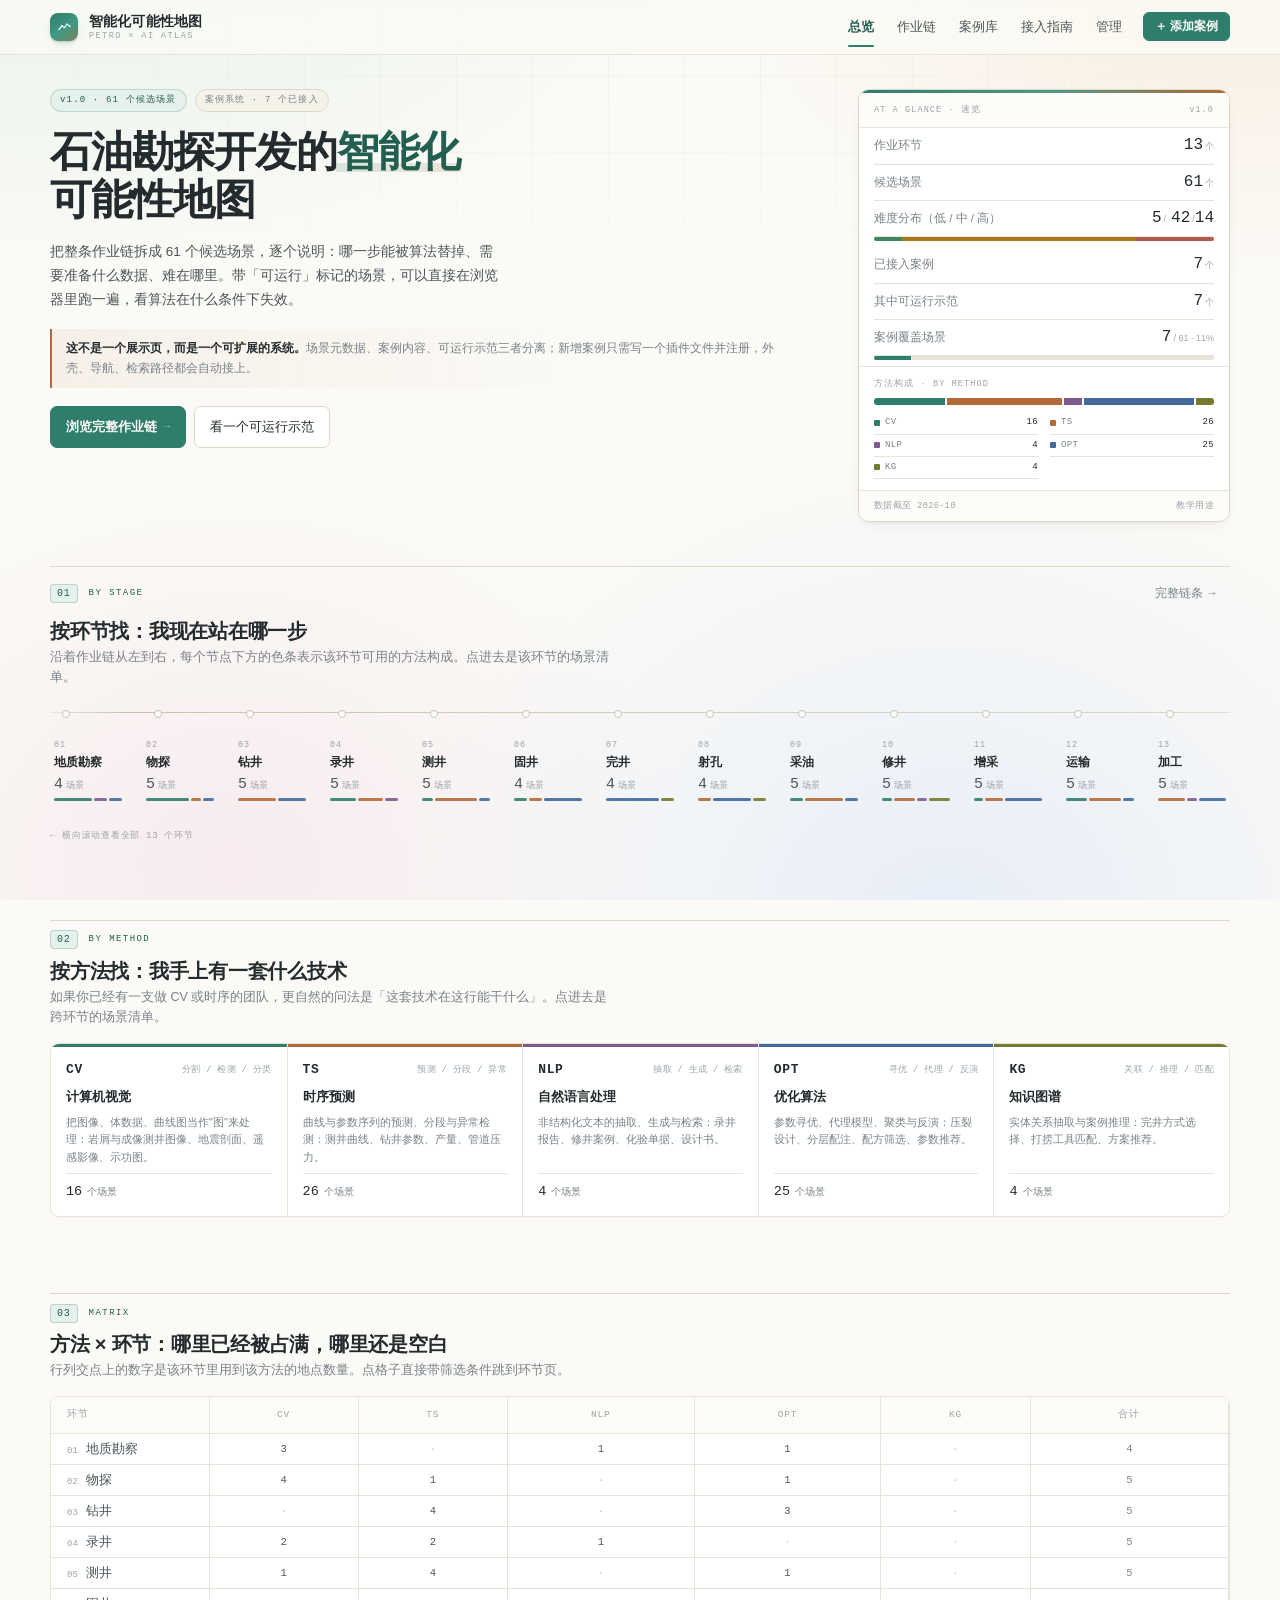
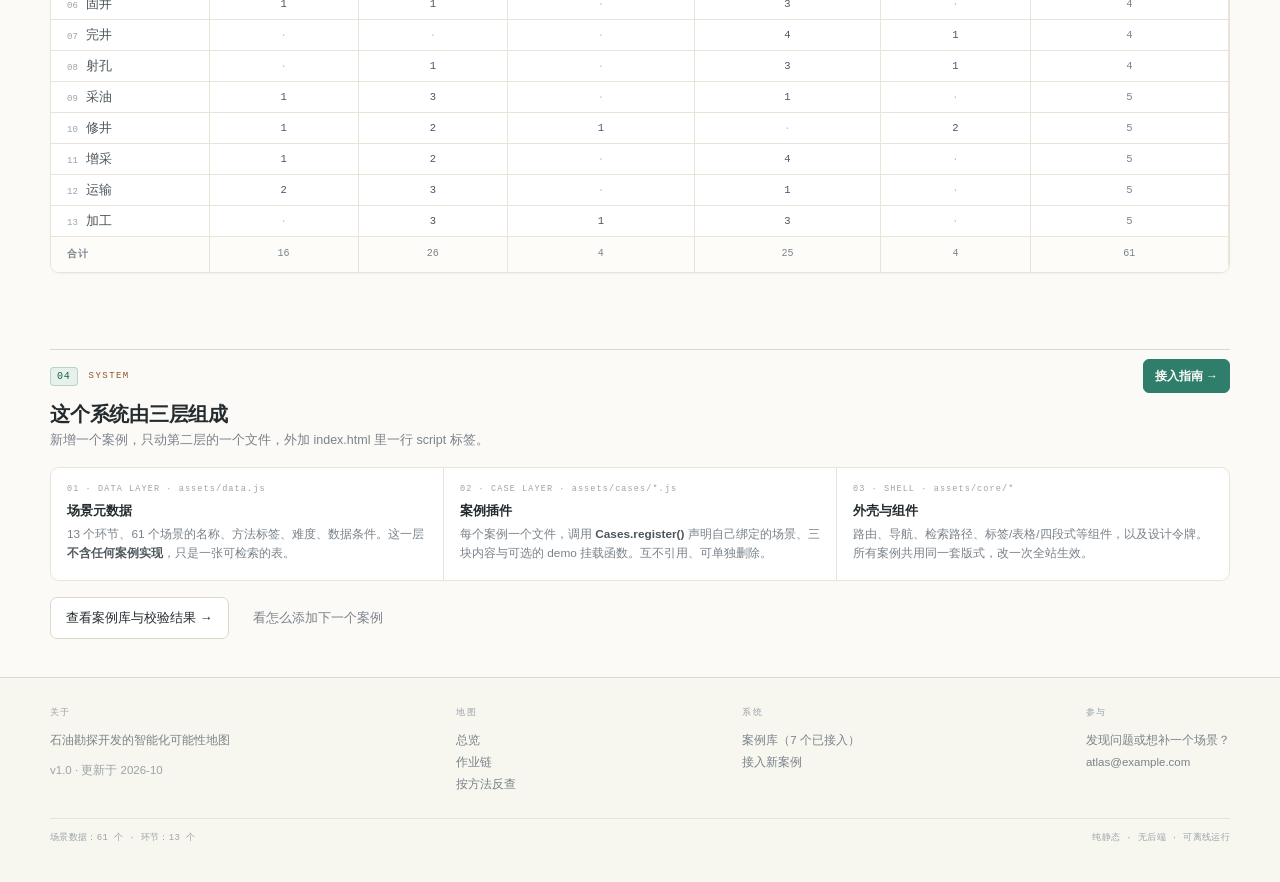
<file: index.html>
<!DOCTYPE html>
<html lang="zh-CN">
<head>
<meta charset="UTF-8">
<meta name="viewport" content="width=device-width, initial-scale=1">
<title>石油勘探开发的智能化可能性地图</title>
<meta name="description" content="按石油作业链条逐环节展示可被深度学习改造的候选场景，标注 AI 介入点、数据条件与难度等级；带可运行的案例示范。">

<link rel="stylesheet" href="assets/core/tokens.css?v=20261023b">
<link rel="stylesheet" href="assets/core/layout.css?v=20261023b">
<link rel="stylesheet" href="assets/core/ui.css?v=20261023b">
</head>
<body>

<div id="view">
  <main class="wrap" style="padding:120px 0">
    <div class="empty"><b>正在加载</b>如果这行字一直不消失，说明脚本没有正确执行，
    请检查浏览器控制台。</div>
  </main>
</div>

<noscript>
  <div class="wrap" style="padding:80px 0">
    <div class="empty"><b>需要启用 JavaScript</b>本站是纯前端渲染的，所有页面由本地脚本生成。</div>
  </div>
</noscript>

<!-- =========================================================
     脚本加载顺序（改这里之前先读 docs/如何添加新案例.md）
     1. data.js         场景元数据
     2. registry.js     案例注册表
     3. kit.js          渲染工具箱
     4. cases/*         案例插件 —— 新增案例加在这一段
     5. case-demo-host  示范宿主（整页 iframe / 模块 Shadow DOM）
     6. case-upload     案例包导入（读 localStorage，必须在 shell 前）
     7. shell.js        外壳，必须最后
     ========================================================= -->
<script src="assets/data.js?v=20261022i"></script>
<script src="assets/core/registry.js?v=20261022i"></script>
<script src="assets/core/kit.js?v=20261022i"></script>

<script src="assets/cases/welllog-layer.case.js?v=20261022i"></script>
<script src="assets/cases/welllog-layer.demo.js?v=20261022i"></script>
<!-- =============== 学号 06 的案例（第 6 阶段 · 固井 c1-c4 + 补充案例 d2） =============== -->
<script src="assets/cases/c1-cement-quality.case.js?v=20261023d"></script>
<script src="assets/cases/c1-cement-quality/c1-cement-quality.demo.js?v=20261023"></script>
<script src="assets/cases/c2-cem-design.case.js?v=20261023d"></script>
<script src="assets/cases/c2-cem-design/c2-cem-design.demo.js?v=20261023"></script>
<script src="assets/cases/c3-loss-pred.case.js?v=20261023d"></script>
<script src="assets/cases/c3-loss-pred/c3-loss-pred.demo.js?v=20261023"></script>
<script src="assets/cases/c4-centralizer.case.js?v=20261023c"></script>
<script src="assets/cases/c4-centralizer/c4-centralizer.demo.js?v=20261023"></script>
<script src="assets/cases/d2-precursor-warn.case.js?v=20261023c"></script>
<script src="assets/cases/d2-precursor-warn/d2-precursor-warn.demo.js?v=20261023"></script>
<script src="assets/cases/w3-fracture-detect.case.js?v=20261030"></script>
<script src="assets/cases/w3-fracture-detect/w3-fracture-detect.demo.js?v=20261030"></script>

<!-- 上传的案例包（localStorage）在这里恢复注册，必须在 shell.js 之前 -->
<script src="assets/core/case-demo-host.js?v=20261022i"></script>
<script src="assets/core/case-upload.js?v=20261022i"></script>

<script src="assets/core/admin.js?v=20261022i"></script>

<script src="assets/core/shell.js?v=20261030b"></script>

</body>
</html>
</file>
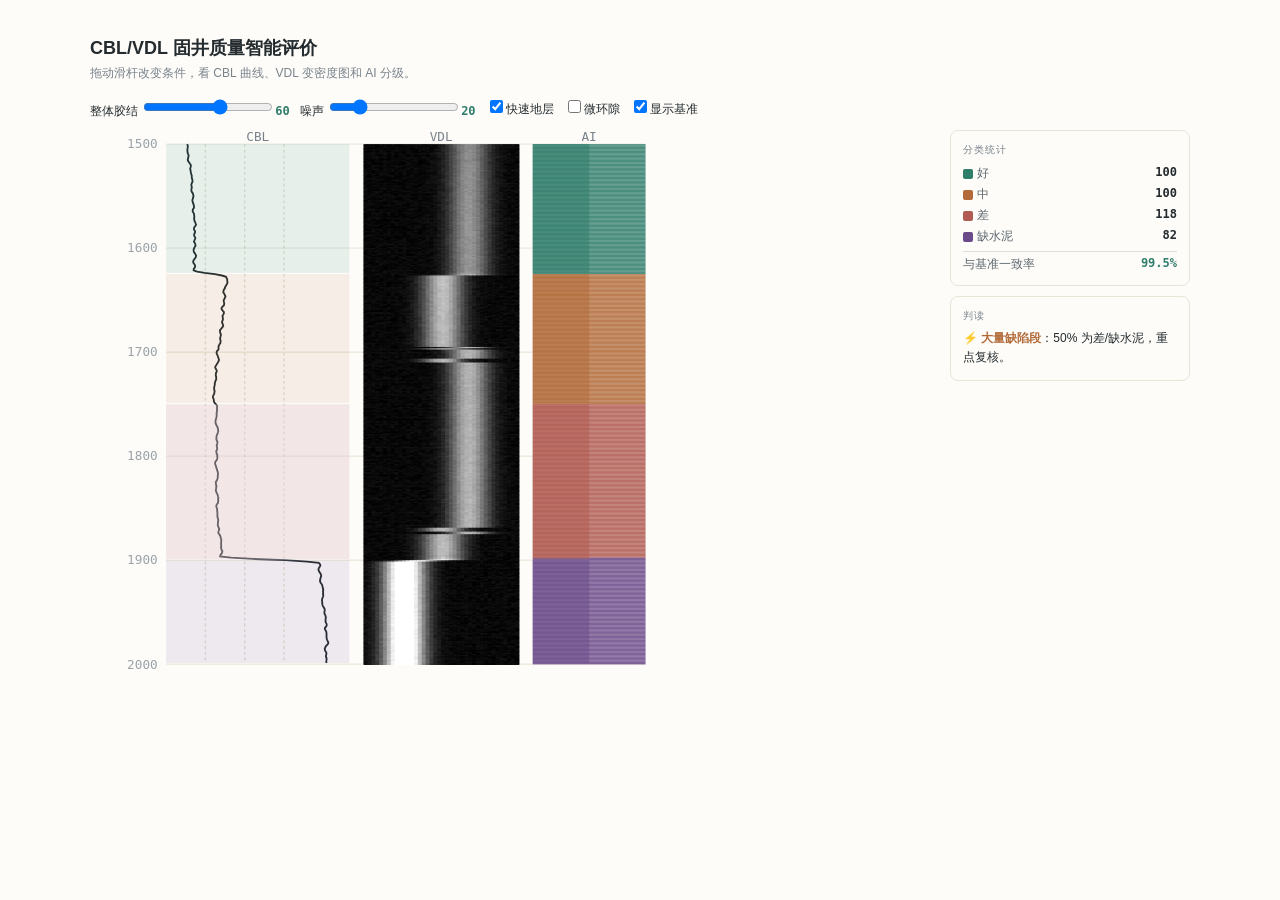
<file: assets/cases/c1-cement-quality/demo/index.html>
<!DOCTYPE html>
<html lang="zh-CN">
<head>
<meta charset="UTF-8">
<meta name="viewport" content="width=device-width, initial-scale=1">
<title>示范：固井质量智能评价 CBL/VDL</title>
<style>
  body { font-family: -apple-system, "PingFang SC", "Microsoft YaHei", sans-serif; max-width: 1100px; margin: 0 auto; padding: 24px 20px; color: #242b2e; background: #fdfcf9; }
  h1 { font-size: 20px; margin: 0 0 4px; }
  .lead { color: #5d666d; font-size: 13px; margin: 0 0 20px; line-height: 1.6; }
  .ctl { display: flex; align-items: center; gap: 10px; margin-bottom: 8px; font-size: 13px; }
  .ctl label { min-width: 100px; color: #5d666d; }
  .ctl input[type=range] { flex: 1; max-width: 260px; }
  .ctl .val { min-width: 44px; text-align: right; font-family: monospace; color: #2f7d6b; font-weight: 600; }
  .switches { display: flex; gap: 12px; margin-bottom: 16px; font-size: 13px; }
  .switches label { display: flex; align-items: center; gap: 6px; cursor: pointer; }
  .layout { display: grid; grid-template-columns: 1fr 280px; gap: 20px; }
  @media (max-width: 900px) { .layout { grid-template-columns: 1fr; } }
  .tracks { display: flex; gap: 0; position: relative; }
  .track-wrap { position: relative; }
  .depth-axis { font-family: monospace; font-size: 10px; color: #9ba3a9; width: 52px; flex-shrink: 0; }
  .depth-axis .tick { position: absolute; right: 8px; }
  svg.track { display: block; }
  .track-header { font-size: 11px; font-family: monospace; color: #79828a; text-align: center; padding: 4px 0; border-bottom: 1px solid #e9e4d8; margin-bottom: 2px; }
  .side .panel { background: #fdfcf9; border: 1px solid #e9e4d8; border-radius: 8px; padding: 14px; margin-bottom: 14px; }
  .side .panel h3 { margin: 0 0 8px; font-size: 13px; color: #79828a; text-transform: uppercase; letter-spacing: 1px; font-weight: 600; }
  .stat-row { display: flex; justify-content: space-between; font-size: 13px; padding: 4px 0; border-bottom: 1px dashed #eeeae0; }
  .stat-row:last-child { border-bottom: none; }
  .stat-row .k { color: #5d666d; }
  .stat-row .v { font-family: monospace; font-weight: 600; }
  .grade-legend { display: flex; gap: 10px; flex-wrap: wrap; font-size: 12px; margin-top: 8px; }
  .grade-legend span { display: inline-flex; align-items: center; gap: 5px; }
  .grade-legend i { display: inline-block; width: 12px; height: 12px; border-radius: 2px; }
  .conf-bar { background: #eeeae0; border-radius: 3px; overflow: hidden; height: 6px; margin-top: 4px; }
  .conf-bar > div { height: 100%; transition: width 0.15s; }
  .verdict { padding: 10px 12px; border-radius: 6px; font-size: 13px; line-height: 1.6; }
  .verdict.ok { background: #e6f1ec; color: #2f7d6b; }
  .verdict.warn { background: #f8ecdf; color: #b26a39; }
  .verdict.bad { background: #f9e9e5; color: #b05a51; }
</style>
</head>
<body>

<h1>CBL/VDL 固井质量智能评价示范</h1>
<p class="lead">合成一口 500 m 井段的测井数据，包含 <b>好胶结</b>、<b>中等胶结</b>、<b>差胶结</b>、<b>缺水泥</b> 四段，混入不同水平的噪声和快速地层效应。拖动滑杆改变条件，看 CBL 曲线、VDL 变密度图如何变化，以及分类器实时输出的胶结等级。</p>

<div class="ctl">
  <label>整体胶结质量</label>
  <input type="range" id="q" min="0" max="100" step="1" value="60">
  <span class="val" id="q-v">60</span>
</div>
<div class="ctl">
  <label>噪声水平</label>
  <input type="range" id="noise" min="0" max="100" step="1" value="20">
  <span class="val" id="noise-v">20</span>
</div>
<div class="switches">
  <label><input type="checkbox" id="fast" checked>快速地层（灰岩段）</label>
  <label><input type="checkbox" id="micro">微环隙</label>
  <label><input type="checkbox" id="show-gt" checked>显示人工基准</label>
</div>

<div class="layout">
  <div class="tracks" id="tracks"></div>
  <div class="side">
    <div class="panel">
      <h3>分类结果统计</h3>
      <div id="stats"></div>
      <div class="grade-legend">
        <span><i style="background:#2f7d6b"></i>好</span>
        <span><i style="background:#b26a39"></i>中</span>
        <span><i style="background:#b05a51"></i>差</span>
        <span><i style="background:#6b4b8a"></i>缺水泥</span>
      </div>
    </div>
    <div class="panel">
      <h3>当前段置信度</h3>
      <div id="cur-conf">悬停查看某一段</div>
    </div>
    <div class="panel">
      <h3>判读提示</h3>
      <div class="verdict ok" id="verdict">好胶结：套管波被水泥吸收，幅度低；VDL 上看到清晰地层波条纹。</div>
    </div>
  </div>
</div>

<script src="demo.js"></script>
<script>if (window.C1CementQualityDemo) C1CementQualityDemo(document.body);</script>

</body>
</html>
</file>
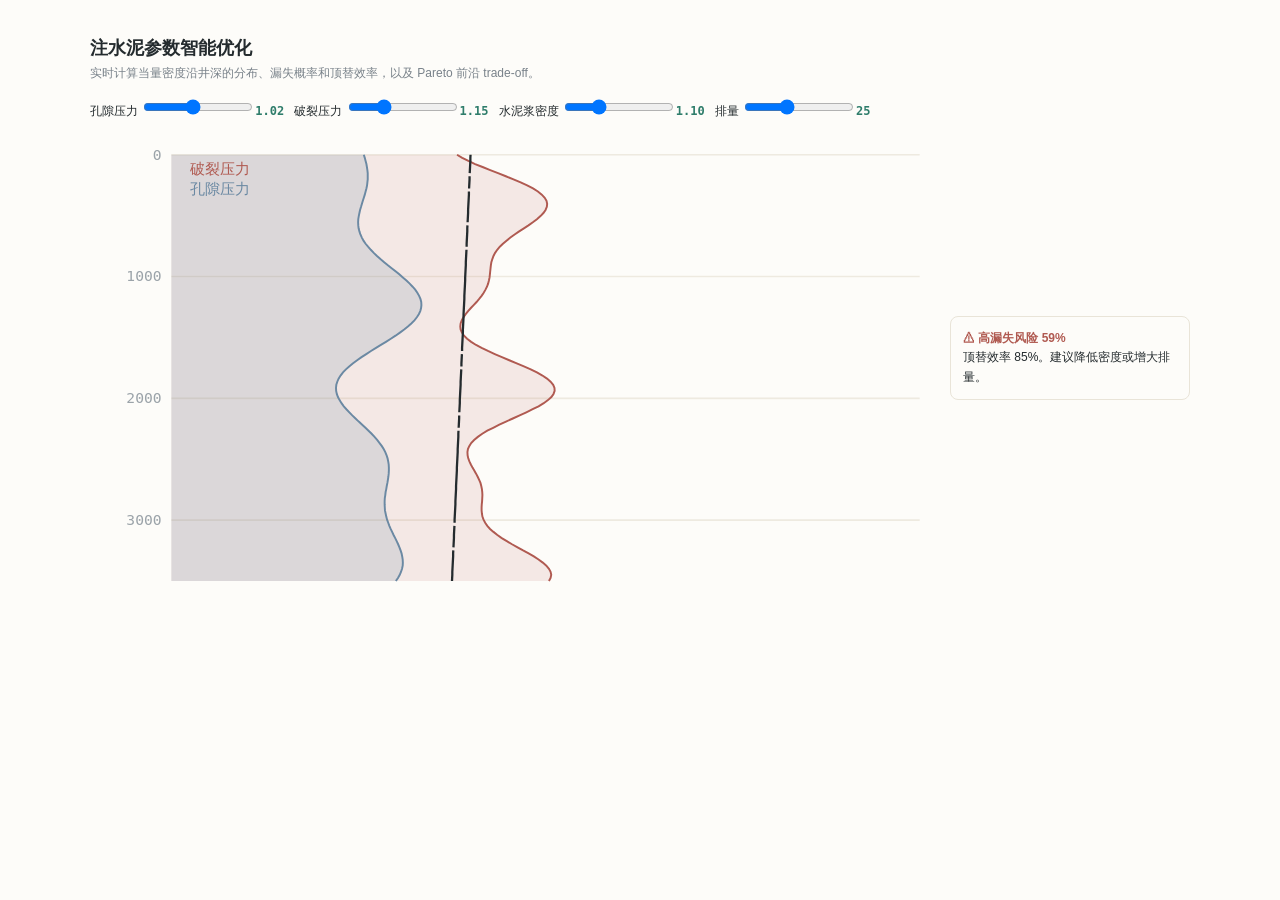
<file: assets/cases/c2-cem-design/demo/index.html>
<!DOCTYPE html>
<html lang="zh-CN">
<head>
<meta charset="UTF-8">
<meta name="viewport" content="width=device-width, initial-scale=1">
<title>示范：注水泥参数智能优化</title>
<style>
  body { font-family: -apple-system, "PingFang SC", sans-serif; max-width: 1100px; margin: 0 auto; padding: 24px 20px; color: #242b2e; background: #fdfcf9; }
  h1 { font-size: 20px; margin: 0 0 4px; }
  .lead { color: #5d666d; font-size: 13px; margin: 0 0 20px; line-height: 1.6; }
  .ctl { display: flex; align-items: center; gap: 10px; margin-bottom: 6px; font-size: 13px; }
  .ctl label { min-width: 130px; color: #5d666d; }
  .ctl input[type=range] { flex: 1; max-width: 220px; }
  .ctl .val { min-width: 54px; text-align: right; font-family: monospace; color: #2f7d6b; font-weight: 600; }
  .layout { display: grid; grid-template-columns: 1fr 300px; gap: 20px; margin-top: 14px; }
  @media (max-width: 900px) { .layout { grid-template-columns: 1fr; } }
  .panel { background: #fdfcf9; border: 1px solid #e9e4d8; border-radius: 8px; padding: 14px; margin-bottom: 14px; }
  .panel h3 { margin: 0 0 8px; font-size: 12px; color: #79828a; text-transform: uppercase; letter-spacing: 1px; }
  .metric-row { display: flex; justify-content: space-between; font-size: 13px; padding: 5px 0; border-bottom: 1px dashed #eeeae0; }
  .metric-row:last-child { border-bottom: none; }
  .metric-row .k { color: #5d666d; }
  .metric-row .v { font-family: monospace; font-weight: 600; }
  .result { padding: 12px; border-radius: 6px; font-size: 13px; line-height: 1.5; margin-top: 10px; }
  .result.ok { background: #e6f1ec; color: #2f7d6b; }
  .result.warn { background: #f8ecdf; color: #b26a39; }
  .result.bad { background: #f9e9e5; color: #b05a51; }
  .pareto-pt { cursor: pointer; }
  .pareto-pt circle { transition: r 0.15s; }
  .pareto-pt:hover circle { r: 6; }
</style>
</head>
<body>

<h1>注水泥参数智能优化示范</h1>
<p class="lead">给定一口井的密度窗口（孔隙压力 ~ 破裂压力），拖动滑杆改变设计参数，实时计算各深度段的当量密度、漏失风险和顶替效率。右侧 Pareto 前沿展示了全部候选方案中"效率 vs 安全"的 trade-off。</p>

<div class="ctl">
  <label>孔隙压力梯度</label>
  <input type="range" id="pp" min="0.8" max="1.3" step="0.01" value="1.02">
  <span class="val" id="pp-v">1.02</span> <span style="color:#9ba3a9;font-size:11px">g/cm³</span>
</div>
<div class="ctl">
  <label>破裂压力梯度</label>
  <input type="range" id="fp" min="1.0" max="1.5" step="0.01" value="1.15">
  <span class="val" id="fp-v">1.15</span> <span style="color:#9ba3a9;font-size:11px">g/cm³</span>
</div>
<div class="ctl">
  <label>水泥浆密度</label>
  <input type="range" id="cd" min="0.9" max="1.6" step="0.01" value="1.10">
  <span class="val" id="cd-v">1.10</span> <span style="color:#9ba3a9;font-size:11px">g/cm³</span>
</div>
<div class="ctl">
  <label>排量</label>
  <input type="range" id="rate" min="10" max="50" step="1" value="25">
  <span class="val" id="rate-v">25</span> <span style="color:#9ba3a9;font-size:11px">L/s</span>
</div>

<div class="layout">
  <div>
    <svg id="profile" viewBox="0 0 560 340" style="width:100%;max-width:560px" role="img"></svg>
    <div style="margin-top:14px">
      <span style="font-size:11px;color:#79828a">↑ 密度窗口 = 破裂压力 − 孔隙压力 = </span>
      <b style="font-family:monospace" id="window-val"></b>
      <span style="font-size:11px;color:#79828a"> g/cm³</span>
    </div>
  </div>
  <div class="side">
    <div class="panel">
      <h3>Pareto 前沿</h3>
      <svg id="pareto" viewBox="0 0 280 200" style="width:100%;max-width:280px"></svg>
      <div style="font-size:11px;color:#79828a;margin-top:4px">横轴：漏失概率 ↓  纵轴：顶替效率 ↑</div>
    </div>
    <div class="panel">
      <h3>当前方案评估</h3>
      <div class="metric-row"><span class="k">漏失概率</span><span class="v" id="loss-p">—</span></div>
      <div class="metric-row"><span class="k">顶替效率</span><span class="v" id="disp-e">—</span></div>
      <div class="metric-row"><span class="k">窗口裕度</span><span class="v" id="margin">—</span></div>
      <div id="result" class="result"></div>
    </div>
  </div>
</div>

<script src="demo.js"></script>
<script>if (window.C2CemDesignDemo) C2CemDesignDemo(document.body);</script>

</body>
</html>
</file>
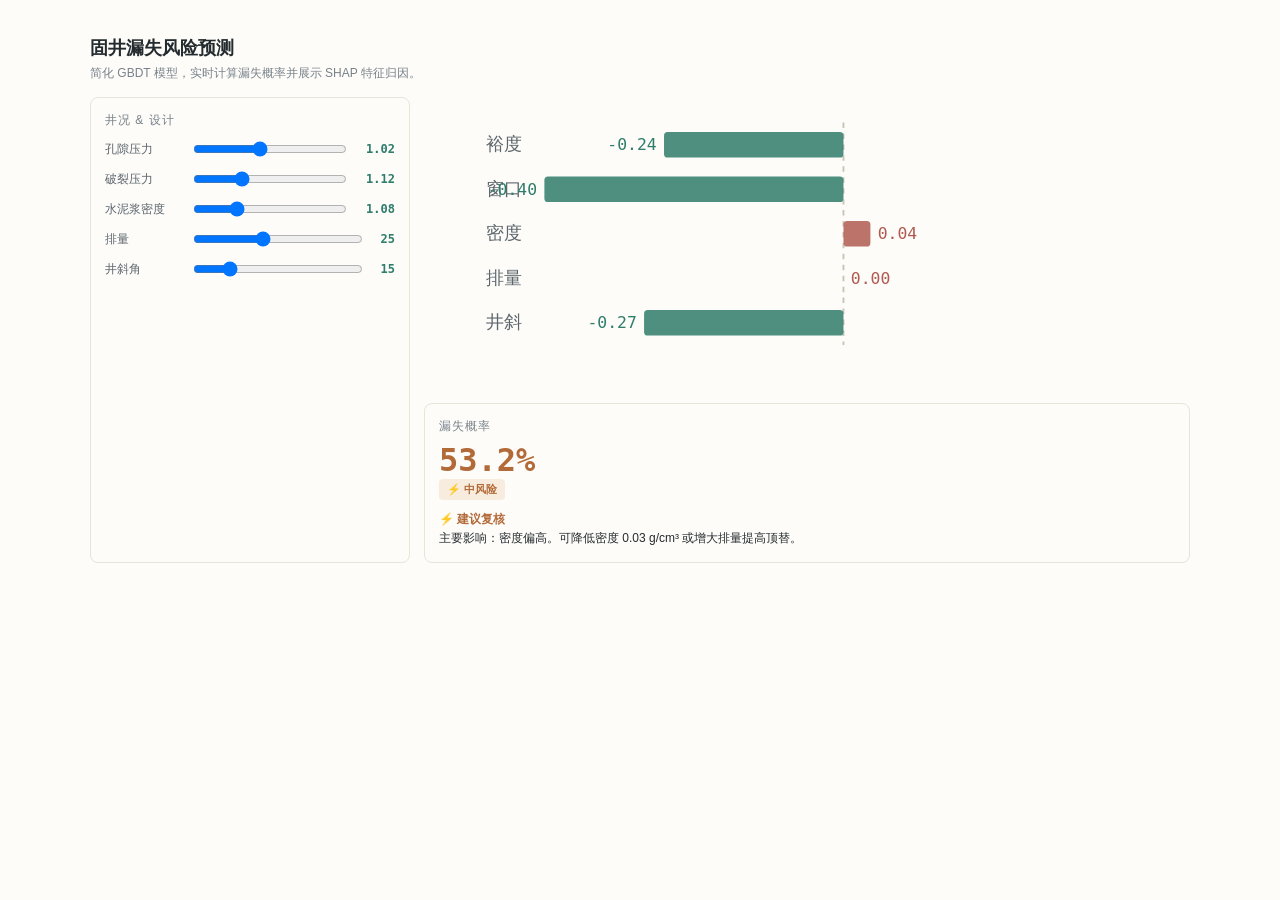
<file: assets/cases/c3-loss-pred/demo/index.html>
<!DOCTYPE html>
<html lang="zh-CN">
<head>
<meta charset="UTF-8">
<title>示范：固井漏失风险预测</title>
<style>
  body { font-family: -apple-system, "PingFang SC", sans-serif; max-width: 1100px; margin: 0 auto; padding: 24px; color: #242b2e; background: #fdfcf9; }
  h1 { font-size: 20px; margin: 0 0 4px; }
  .lead { color: #5d666d; font-size: 13px; margin: 0 0 20px; line-height: 1.6; }
  .layout { display: grid; grid-template-columns: 340px 1fr; gap: 20px; }
  @media (max-width: 900px) { .layout { grid-template-columns: 1fr; } }
  .panel { background: #fdfcf9; border: 1px solid #e9e4d8; border-radius: 8px; padding: 16px; margin-bottom: 14px; }
  .panel h3 { margin: 0 0 12px; font-size: 12px; color: #79828a; text-transform: uppercase; letter-spacing: 1px; }
  .ctl { display: flex; flex-direction: column; gap: 4px; margin-bottom: 10px; font-size: 13px; }
  .ctl .row { display: flex; align-items: center; gap: 8px; }
  .ctl label { color: #5d666d; min-width: 110px; }
  .ctl input[type=range] { flex: 1; }
  .ctl .val { min-width: 52px; text-align: right; font-family: monospace; color: #2f7d6b; font-weight: 600; font-size: 12px; }
  .gauge-wrap { text-align: center; margin: 10px 0; }
  .gauge-label { font-size: 13px; color: #5d666d; margin-bottom: 6px; }
  .gauge-val { font-size: 36px; font-weight: 700; font-family: monospace; line-height: 1; }
  .gauge-sub { font-size: 12px; color: #9ba3a9; margin-top: 4px; }
  .risk-badge { display: inline-block; padding: 4px 10px; border-radius: 4px; font-size: 12px; font-weight: 600; }
  .risk-low { background: #e6f1ec; color: #2f7d6b; }
  .risk-mid { background: #f8ecdf; color: #b26a39; }
  .risk-high { background: #f9e9e5; color: #b05a51; }
</style>
</head>
<body>
<h1>固井漏失风险预测示范</h1>
<p class="lead">基于一个简化的 GBDT 分类器，实时计算当前井况的漏失概率，并展示 SHAP 特征归因——让工程师知道<b>为什么</b>这口井风险高。拖动滑杆改变参数，看概率和归因怎么变。</p>

<div class="layout">
  <div>
    <div class="panel">
      <h3>井况参数</h3>
      <div class="ctl">
        <div class="row"><label>孔隙压力</label><input type="range" id="pp" min="0.85" max="1.25" step="0.01" value="1.02"><span class="val" id="pp-v">1.02</span></div>
        <div class="row"><label>破裂压力</label><input type="range" id="fp" min="1.00" max="1.40" step="0.01" value="1.12"><span class="val" id="fp-v">1.12</span></div>
      </div>
      <h3 style="margin-top:16px">设计参数</h3>
      <div class="ctl">
        <div class="row"><label>水泥浆密度</label><input type="range" id="cd" min="0.95" max="1.45" step="0.01" value="1.08"><span class="val" id="cd-v">1.08</span></div>
        <div class="row"><label>排量</label><input type="range" id="rate" min="8" max="50" step="1" value="25"><span class="val" id="rate-v">25</span></div>
        <div class="row"><label>井斜角</label><input type="range" id="angle" min="0" max="80" step="1" value="15"><span class="val" id="angle-v">15</span></div>
      </div>
    </div>
  </div>

  <div>
    <div class="panel">
      <h3>漏失概率</h3>
      <div class="gauge-wrap">
        <div class="gauge-label">预测漏失概率</div>
        <div class="gauge-val" id="pval" style="color:#2f7d6b">—%</div>
        <div id="badge"></div>
        <div class="gauge-sub">概率 > 70%：高风险；30-70%：中风险；< 30%：低风险</div>
      </div>
    </div>

    <div class="panel">
      <h3>SHAP 特征归因（为什么是这个结果？）</h3>
      <svg id="shap" viewBox="0 0 560 200" style="width:100%;max-width:560px"></svg>
      <div id="shap-text" style="font-size:12px;color:#5d666d;margin-top:8px"></div>
    </div>

    <div class="panel">
      <h3>建议操作</h3>
      <div id="advice" style="font-size:13px;line-height:1.6"></div>
    </div>
  </div>
</div>

<script src="demo.js"></script>
<script>if (window.C3LossPredDemo) C3LossPredDemo(document.body);</script>

</body>
</html>
</file>
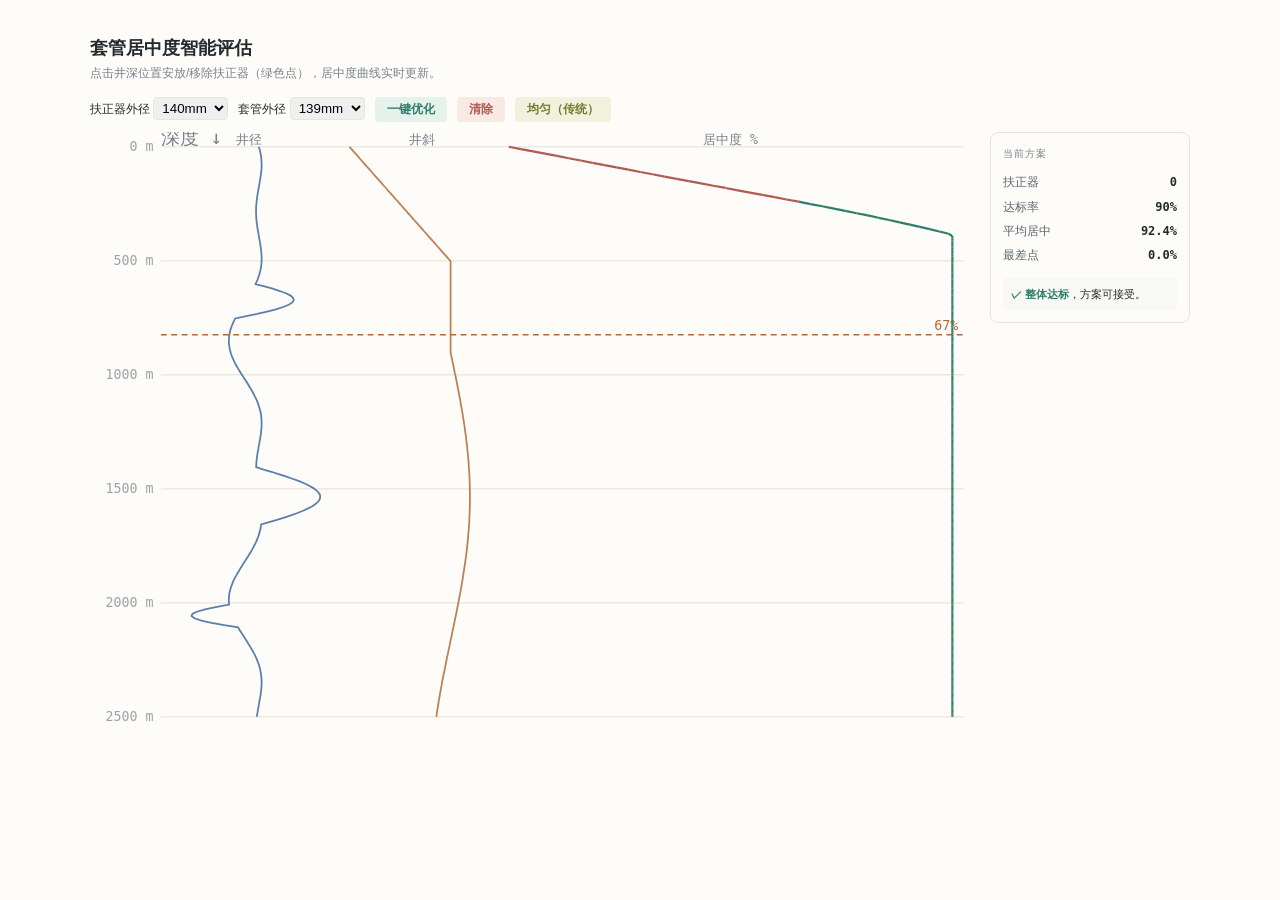
<file: assets/cases/c4-centralizer/demo/index.html>
<!DOCTYPE html>
<html lang="zh-CN">
<head>
<meta charset="UTF-8">
<title>示范：套管居中度智能评估</title>
<style>
  body { font-family: -apple-system, "PingFang SC", sans-serif; max-width: 1100px; margin: 0 auto; padding: 24px; color: #242b2e; background: #fdfcf9; }
  h1 { font-size: 20px; margin: 0 0 4px; }
  .lead { color: #5d666d; font-size: 13px; margin: 0 0 18px; line-height: 1.6; }
  .ctl { display: flex; gap: 14px; align-items: center; margin-bottom: 10px; font-size: 13px; flex-wrap: wrap; }
  .ctl label { color: #5d666d; }
  .layout { display: grid; grid-template-columns: 1fr 260px; gap: 20px; }
  @media (max-width: 900px) { .layout { grid-template-columns: 1fr; } }
  .panel { background: #fdfcf9; border: 1px solid #e9e4d8; border-radius: 8px; padding: 14px; margin-bottom: 14px; }
  .panel h3 { margin: 0 0 8px; font-size: 12px; color: #79828a; text-transform: uppercase; letter-spacing: 1px; }
  .mrow { display: flex; justify-content: space-between; font-size: 13px; padding: 4px 0; border-bottom: 1px dashed #eeeae0; }
  .mrow:last-child { border-bottom: none; }
  .mrow .k { color: #5d666d; }
  .mrow .v { font-family: monospace; font-weight: 600; }
  .tip { position: absolute; background: #242b2e; color: #fff; padding: 4px 8px; border-radius: 4px; font-size: 12px; pointer-events: none; z-index: 10; display: none; }
  button { background: #e6f1ec; color: #2f7d6b; border: none; padding: 6px 14px; border-radius: 4px; font-size: 12px; font-weight: 600; cursor: pointer; }
  button:hover { background: #d4e6dd; }
  .legend { font-size: 11px; color: #79828a; margin-top: 6px; }
  .legend span { display: inline-block; margin-right: 12px; }
  .legend i { display: inline-block; width: 14px; height: 8px; vertical-align: middle; margin-right: 3px; border-radius: 2px; }
</style>
</head>
<body>
<h1>套管居中度智能评估示范</h1>
<p class="lead">合成一口 2500 m 定向井的井径和井斜曲线。<b>点击井深位置</b>安放/移除扶正器，居中度曲线实时更新——绿色段 = 达标（≥67%），红色段 = 不达标。右侧统计扶正器用量、全井段达标率和最差点。</p>

<div class="ctl">
  <label>扶正器外径：</label>
  <select id="csize">
    <option value="130">130 mm（常规）</option>
    <option value="140" selected>140 mm（加大）</option>
    <option value="150">150 mm（超大）</option>
  </select>
  <label>套管外径：</label>
  <select id="csleeve">
    <option value="114">114 mm（4.5"）</option>
    <option value="139" selected>139 mm（5.5"）</option>
    <option value="178">178 mm（7"）</option>
  </select>
  <span style="margin-left:auto;color:#9ba3a9;font-size:11px">点击曲线区域安放扶正器，再次点击移除</span>
</div>

<div class="layout">
  <div>
    <svg id="well" viewBox="0 0 700 460" style="width:100%;max-width:700px;cursor:pointer" role="img"></svg>
    <div class="legend">
      <span><i style="background:#41699b"></i>井径</span>
      <span><i style="background:#b26a39"></i>井斜角</span>
      <span><i style="background:#2f7d6b"></i>居中度（达标段）</span>
      <span><i style="background:#b05a51"></i>居中度（不达标段）</span>
      <span><i style="background:#b26a39;border-radius:50%;width:10px;height:10px"></i>扶正器</span>
    </div>
    <div style="margin-top:8px">
      <button id="btn-opt">一键优化</button>
      <button id="btn-clear" style="background:#f9e9e5;color:#b05a51">清除全部</button>
      <button id="btn-even">均匀安放（传统）</button>
    </div>
  </div>
  <div class="side">
    <div class="panel">
      <h3>当前方案统计</h3>
      <div class="mrow"><span class="k">扶正器数量</span><span class="v" id="cnt">0</span></div>
      <div class="mrow"><span class="k">全井段达标率</span><span class="v" id="pct">—</span></div>
      <div class="mrow"><span class="k">平均居中度</span><span class="v" id="avg">—</span></div>
      <div class="mrow"><span class="k">最差点</span><span class="v" id="worst">—</span></div>
    </div>
    <div class="panel">
      <h3>API 要求</h3>
      <div class="mrow"><span class="k">居中度标准</span><span class="v">≥67%</span></div>
      <div class="mrow"><span class="k">达标段要求</span><span class="v">≥90%</span></div>
    </div>
    <div class="panel" id="tip" style="font-size:12px;color:#5d666d;line-height:1.5"></div>
  </div>
</div>

<script src="demo.js"></script>
<script>if (window.C4CentralizerDemo) C4CentralizerDemo(document.body);</script>

</body>
</html>
</file>
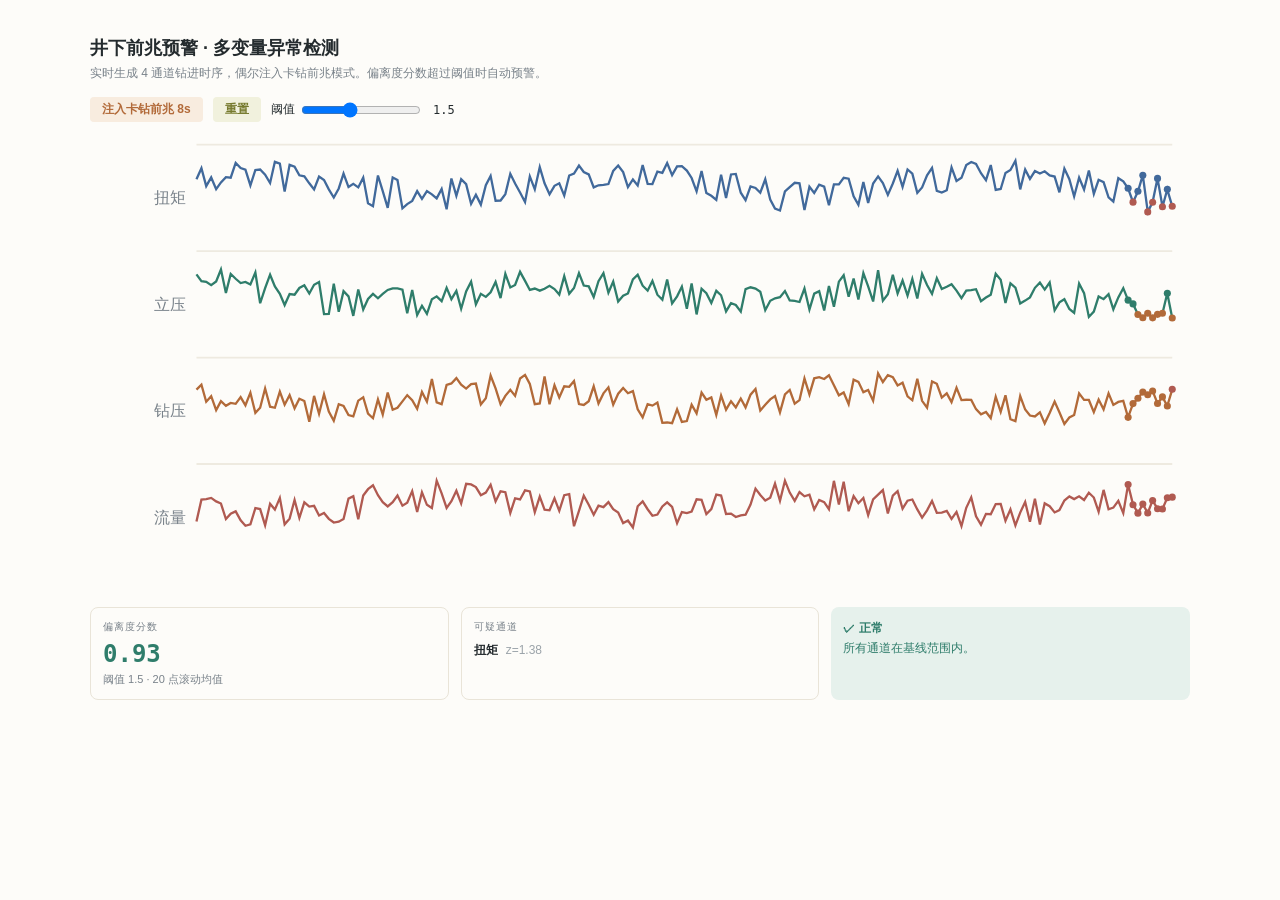
<file: assets/cases/d2-precursor-warn/demo/index.html>
<!DOCTYPE html>
<html lang="zh-CN">
<head>
<meta charset="UTF-8">
<title>示范：井下复杂事故前兆预警</title>
<style>
  body { font-family: -apple-system, "PingFang SC", sans-serif; max-width: 1100px; margin: 0 auto; padding: 24px; color: #242b2e; background: #fdfcf9; }
  h1 { font-size: 20px; margin: 0 0 4px; }
  .lead { color: #5d666d; font-size: 13px; margin: 0 0 16px; line-height: 1.6; }
  .ctl { display: flex; gap: 12px; align-items: center; margin-bottom: 10px; font-size: 13px; flex-wrap: wrap; }
  .ctl label { color: #5d666d; margin-right: 4px; }
  .ctl input[type=range] { width: 130px; }
  .layout { display: grid; grid-template-columns: 1fr 280px; gap: 18px; }
  @media (max-width: 900px) { .layout { grid-template-columns: 1fr; } }
  .panel { background: #fdfcf9; border: 1px solid #e9e4d8; border-radius: 8px; padding: 14px; margin-bottom: 14px; }
  .panel h3 { margin: 0 0 8px; font-size: 12px; color: #79828a; text-transform: uppercase; letter-spacing: 1px; }
  .mrow { display: flex; justify-content: space-between; font-size: 13px; padding: 4px 0; border-bottom: 1px dashed #eeeae0; }
  .mrow:last-child { border-bottom: none; }
  .mrow .k { color: #5d666d; }
  .mrow .v { font-family: monospace; font-weight: 600; }
  .tracks { display: flex; flex-direction: column; gap: 2px; }
  .track-row { display: flex; align-items: center; }
  .track-label { width: 60px; font-size: 10px; color: #79828a; font-family: monospace; text-align: right; padding-right: 8px; }
  button { background: #e6f1ec; color: #2f7d6b; border: none; padding: 6px 14px; border-radius: 4px; font-size: 12px; font-weight: 600; cursor: pointer; }
  button:hover { background: #d4e6dd; }
  .alert { padding: 10px 14px; border-radius: 6px; font-size: 13px; margin-top: 6px; line-height: 1.6; }
  .alert.ok { background: #e6f1ec; color: #2f7d6b; }
  .alert.warn { background: #f8ecdf; color: #b26a39; }
  .alert.bad { background: #f9e9e5; color: #b05a51; }
</style>
</head>
<body>
<h1>井下复杂事故前兆预警示范</h1>
<p class="lead">实时生成 6 通道钻井参数时序（扭矩、立管压力、泵压、钻压、返出流量、钻时），偶尔注入卡钻前兆模式（扭矩波动放大 + 钻压传递效率下降）。用多变量"偏离度分数"检测异常，分数超过阈值时自动预警。</p>

<div class="ctl">
  <label>噪声 <input type="range" id="noise" min="0" max="100" step="1" value="30"></label>
  <label>阈值 <input type="range" id="th" min="0.5" max="3" step="0.05" value="1.5"></label>
  <label>事故注入 <input type="range" id="intensity" min="0" max="100" step="1" value="60"></label>
  <button id="btn-inject">注入卡钻前兆</button>
  <button id="btn-reset">重置</button>
</div>

<div class="layout">
  <div>
    <div class="tracks" id="tracks"></div>
  </div>
  <div class="side">
    <div class="panel">
      <h3>异常分数（实时）</h3>
      <svg id="score" viewBox="0 0 260 180" style="width:100%;max-width:260px"></svg>
    </div>
    <div class="panel">
      <h3>当前状态</h3>
      <div id="stats"></div>
      <div id="alert" class="alert ok">✓ 正常：所有通道参数在基线范围内。</div>
    </div>
    <div class="panel">
      <h3>可疑通道</h3>
      <div id="suspects" style="font-size:12px;color:#5d666d;line-height:1.5">—</div>
    </div>
  </div>
</div>

<script src="demo.js"></script>
<script>if (window.D2PrecursorWarnDemo) D2PrecursorWarnDemo(document.body);</script>

</body>
</html>
</file>
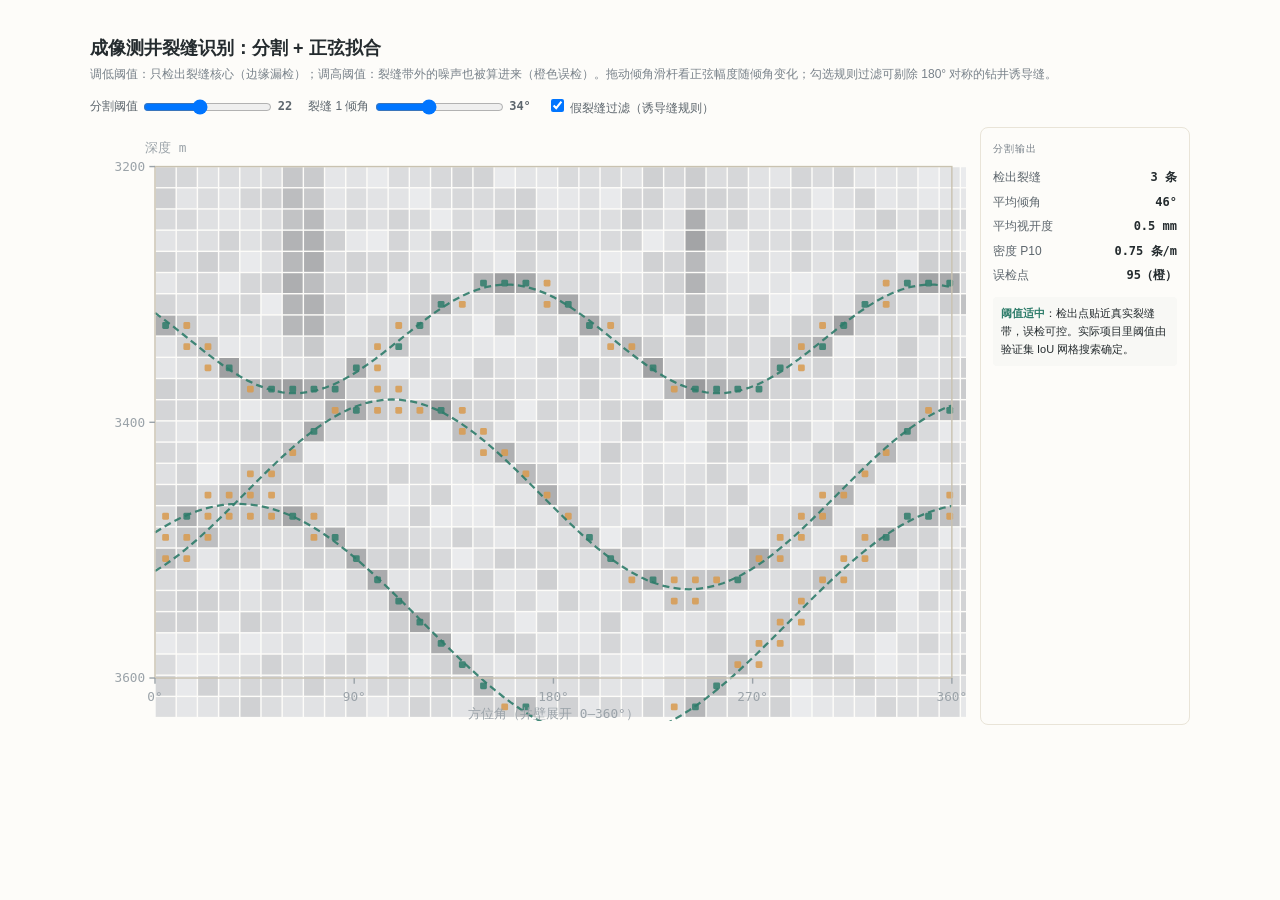
<file: assets/cases/w3-fracture-detect/demo/index.html>
<!DOCTYPE html>
<html lang="zh-CN">
<head>
<meta charset="UTF-8">
<title>示范：成像测井裂缝识别</title>
<style>
  body { font-family: -apple-system, "PingFang SC", sans-serif; max-width: 1100px; margin: 0 auto; padding: 24px; color: #242b2e; background: #fdfcf9; }
</style>
</head>
<body>
<script src="demo.js"></script>
<script>if (window.W3FractureDetectDemo) W3FractureDetectDemo(document.body);</script>
</body>
</html>
</file>
<file: assets/core/tokens.css>
/* =========================================================
   设计令牌 Design Tokens
   风格：暖白纸面 + 低饱和彩色分区
   规则：所有颜色只在这里定义，案例与组件不得写死色值
   ========================================================= */

:root{
  /* ---------- 画布 ---------- */
  --paper:      #fbfaf6;   /* 主背景，暖白 */
  --paper-2:    #f5f2ea;   /* 次级底板 */
  --paper-3:    #efece1;   /* 三级底板 */
  --card:       #ffffff;   /* 卡片 */
  --card-soft:  #fdfcf9;   /* 卡片内嵌区 */

  /* ---------- 描边 ---------- */
  --line:       #e9e4d8;
  --line-2:     #ddd7c8;
  --line-3:     #c9c2b0;

  /* ---------- 墨色（文字） ---------- */
  --ink:        #242b2e;
  --ink-2:      #4d565b;
  --ink-3:      #79828a;
  --ink-4:      #9ba3a9;
  --ink-inv:    #fdfcf9;

  /* ---------- 主强调 ---------- */
  --jade:       #2f7d6b;
  --jade-d:     #235f51;
  --jade-l:     #e6f1ec;
  --clay:       #b26a39;
  --clay-d:     #8e5229;
  --clay-l:     #f8ecdf;

  /* ---------- 五类方法色（中饱和，白底可读） ---------- */
  --c-cv:       #2f7d6b;   /* 计算机视觉 */
  --c-ts:       #b26a39;   /* 时序预测 */
  --c-nlp:      #7e5a8d;   /* 自然语言处理 */
  --c-opt:      #41699b;   /* 优化算法 */
  --c-kg:       #767a2e;   /* 知识图谱 */

  --bg-cv:      #e6f1ec;
  --bg-ts:      #f8ecdf;
  --bg-nlp:     #efe9f4;
  --bg-opt:     #e7eef9;
  --bg-kg:      #f1f1dd;

  /* ---------- 语义色 ---------- */
  --ok:         #3f8560;
  --ok-bg:      #e7f3ea;
  --warn:       #a97a1c;
  --warn-bg:    #f9efd7;
  --bad:        #b05a51;
  --bad-bg:     #f9e9e5;

  /* ---------- 圆角与阴影 ---------- */
  --r-s: 5px;
  --r-m: 9px;
  --r-l: 14px;
  --r-xl: 20px;

  --sh-1: 0 1px 2px rgba(48,44,30,.045);
  --sh-2: 0 1px 2px rgba(48,44,30,.05), 0 6px 18px -10px rgba(48,44,30,.14);
  --sh-3: 0 2px 4px rgba(48,44,30,.05), 0 14px 34px -16px rgba(48,44,30,.20);

  /* ---------- 字体 ---------- */
  --mono: 'JetBrains Mono','SFMono-Regular','Cascadia Mono',Consolas,'Liberation Mono',monospace;
  --sans: 'Inter',-apple-system,BlinkMacSystemFont,'Segoe UI Variable','Segoe UI',
          'PingFang SC','Hiragino Sans GB','Microsoft YaHei UI','Microsoft YaHei',sans-serif;

  /* ---------- 布局 ---------- */
  --nav-h: 54px;
  --maxw: 1180px;
  --sp-1: 6px;  --sp-2: 10px;  --sp-3: 14px;
  --sp-4: 20px; --sp-5: 28px;  --sp-6: 40px;
}

/* =========================================================
   Reset
   ========================================================= */
*{box-sizing:border-box;margin:0;padding:0}
html{scroll-behavior:smooth;-webkit-text-size-adjust:100%}
body{
  font-family:var(--sans);
  font-size:14px;
  line-height:1.68;
  color:var(--ink);
  background:var(--paper);
  -webkit-font-smoothing:antialiased;
  -moz-osx-font-smoothing:grayscale;
  overflow-x:hidden;
}

/* 背景：四处低饱和色晕，制造“纸面有光”的感觉，不做暗色 */
body::before{
  content:'';
  position:fixed;inset:0;z-index:-2;
  background:
    radial-gradient(1000px 620px at 6% -12%,  #e5f1eb 0%, rgba(229,241,235,0) 62%),
    radial-gradient(880px 560px at 96% -6%,   #f9ecdf 0%, rgba(249,236,223,0) 60%),
    radial-gradient(900px 760px at 74% 102%,  #e8eef8 0%, rgba(232,238,248,0) 62%),
    radial-gradient(760px 620px at 18% 96%,   #f7ebee 0%, rgba(247,235,238,0) 60%),
    var(--paper);
}
/* 极淡网格，只在上半页可见 */
body::after{
  content:'';
  position:fixed;inset:0;z-index:-1;pointer-events:none;
  background-image:
    linear-gradient(to right, rgba(80,74,55,.055) 1px, transparent 1px),
    linear-gradient(to bottom, rgba(80,74,55,.055) 1px, transparent 1px);
  background-size:76px 76px;
  mask-image:radial-gradient(ellipse 70% 46% at 50% 0%, #000 0%, transparent 82%);
  -webkit-mask-image:radial-gradient(ellipse 70% 46% at 50% 0%, #000 0%, transparent 82%);
}

a{color:inherit;text-decoration:none}
button{font-family:inherit;font-size:inherit;color:inherit;background:none;border:none;cursor:pointer}
input,select,textarea{font-family:inherit;font-size:inherit}
img,svg{max-width:100%}
::selection{background:rgba(47,125,107,.20);color:var(--ink)}

::-webkit-scrollbar{width:11px;height:11px}
::-webkit-scrollbar-track{background:var(--paper-2)}
::-webkit-scrollbar-thumb{background:var(--line-2);border-radius:6px;border:3px solid var(--paper-2)}
::-webkit-scrollbar-thumb:hover{background:var(--line-3)}

:focus-visible{outline:2px solid var(--jade);outline-offset:2px;border-radius:3px}

/* =========================================================
   排版基元
   ========================================================= */
h1,h2,h3,h4,h5{font-weight:650;letter-spacing:-.005em;line-height:1.3;color:var(--ink)}
p{color:var(--ink-2)}
b,strong{font-weight:650;color:var(--ink)}

.wrap{width:min(var(--maxw),calc(100% - 48px));margin:0 auto}
.mono{font-family:var(--mono);font-variant-numeric:tabular-nums}

.kicker{
  font-family:var(--mono);font-size:10px;letter-spacing:.2em;text-transform:uppercase;
  color:var(--jade-d);display:inline-flex;align-items:center;gap:9px;
}
.kicker::before{content:'';width:20px;height:1.5px;background:currentColor;opacity:.55;border-radius:2px}
.kicker.plain::before{display:none}
.kicker.clay{color:var(--clay-d)}

.eyebrow{
  font-family:var(--mono);font-size:10px;letter-spacing:.18em;text-transform:uppercase;color:var(--ink-4);
}

.lede{font-size:13.5px;line-height:1.8;color:var(--ink-2)}

/* 工具类 */
.muted{color:var(--ink-3)}
.small{font-size:12px}
.nowrap{white-space:nowrap}
.hr{height:1px;background:var(--line);border:0;margin:0}
.stack{display:flex;flex-direction:column}
.row{display:flex;align-items:center}

/* 动效：轻微上浮，不做夸张动画 */
@keyframes rise{from{opacity:0;transform:translateY(8px)}to{opacity:1;transform:none}}
.rise{animation:rise .42s cubic-bezier(.2,.7,.3,1) both}
.d1{animation-delay:.03s}.d2{animation-delay:.06s}.d3{animation-delay:.09s}.d4{animation-delay:.12s}.d5{animation-delay:.15s}

@media (prefers-reduced-motion:reduce){
  *{animation:none!important;transition:none!important;scroll-behavior:auto!important}
}
</file>
<file: assets/core/layout.css>
/* =========================================================
   布局层：导航 / 页头 / 章节 / 链条 / 页脚
   ========================================================= */

/* ---------------- 顶部导航 ---------------- */
.hdr{
  position:sticky;top:0;z-index:60;
  background:rgba(251,250,246,.82);
  backdrop-filter:blur(16px) saturate(150%);
  -webkit-backdrop-filter:blur(16px) saturate(150%);
  border-bottom:1px solid var(--line);
}
.hdr-in{
  width:min(var(--maxw),calc(100% - 44px));margin:0 auto;
  height:var(--nav-h);display:flex;align-items:center;gap:24px;
}
.brand{display:flex;align-items:center;gap:11px;flex-shrink:0}
.brand-mark{
  width:28px;height:28px;border-radius:8px;
  background:linear-gradient(148deg,var(--jade) 0%, #3f9a83 55%, var(--clay) 140%);
  display:grid;place-items:center;flex-shrink:0;
  box-shadow:0 1px 2px rgba(47,125,107,.28), 0 6px 14px -8px rgba(47,125,107,.5);
}
.brand-mark svg{display:block}
.brand-txt{display:flex;flex-direction:column;line-height:1.15}
.brand-txt b{font-size:14px;font-weight:650;letter-spacing:.01em;color:var(--ink)}
.brand-txt span{
  font-family:var(--mono);font-size:8.5px;letter-spacing:.17em;color:var(--ink-4);
  text-transform:uppercase;margin-top:3px;
}

.nav{display:flex;align-items:center;gap:1px;margin-left:auto}
.nav a{
  position:relative;padding:7px 11px;border-radius:6px;font-size:13px;color:var(--ink-2);
  transition:color .16s,background .16s;white-space:nowrap;
}
.nav a:hover{color:var(--ink);background:rgba(47,125,107,.07)}
.nav a.on{color:var(--jade-d);font-weight:600}
.nav a.on::after{
  content:'';position:absolute;left:11px;right:11px;bottom:-2px;height:2px;
  background:var(--jade);border-radius:2px;
}
.nav .nav-sep{width:1px;height:16px;background:var(--line-2);margin:0 8px}

/* ---------------- 章节 ---------------- */
.section{padding:38px 0}
.section.tight{padding:26px 0}
.section + .section{border-top:0}
/* 章节头：标高尺 + 编号徽标 + 全宽标题，像技术文档的章节分隔 */
.sec-head{border-top:1px solid var(--line-2);padding-top:9px;margin-bottom:16px}
.sec-rail{display:flex;align-items:center;gap:11px;margin-bottom:8px;min-height:20px}
.sec-num{
  font-family:var(--mono);font-size:10px;letter-spacing:.08em;color:var(--jade-d);
  padding:1px 6px;border:1px solid rgba(47,125,107,.26);border-radius:4px;
  background:var(--jade-l);line-height:1.5;
}
.sec-rail .kicker::before{display:none}
.sec-rail .kicker{font-size:9px;letter-spacing:.16em}
.sec-rail .r{margin-left:auto;display:flex;align-items:center;gap:8px}
.sec-head h2{font-size:clamp(17px,1.75vw,20px);letter-spacing:-.012em}
.sec-head p{color:var(--ink-3);font-size:12.5px;max-width:82ch;margin-top:3px;line-height:1.62}

/* ---------------- HERO ---------------- */
.hero{padding:34px 0 0;position:relative}
.hero-grid{
  display:grid;grid-template-columns:minmax(0,1fr) 372px;
  gap:52px;align-items:start;padding-bottom:6px;
}
.hero-main{min-width:0}
.hero-top{display:flex;align-items:center;gap:8px;margin-bottom:16px;flex-wrap:wrap}
.hero-badge{
  font-family:var(--mono);font-size:9px;letter-spacing:.13em;color:var(--jade-d);
  background:var(--jade-l);border:1px solid rgba(47,125,107,.22);
  padding:3px 9px;border-radius:100px;
}
.hero-badge.alt{background:var(--paper-2);border-color:var(--line-2);color:var(--ink-3)}

.hero h1{
  font-size:clamp(28px,3.3vw,42px);
  line-height:1.14;font-weight:680;letter-spacing:-.024em;
  max-width:20ch;
}
.hero h1 em{
  font-style:normal;position:relative;white-space:nowrap;
  color:var(--jade-d);
}
.hero h1 em::after{
  content:'';position:absolute;left:-2px;right:-2px;bottom:.08em;height:.2em;
  background:linear-gradient(90deg, rgba(47,125,107,.16), rgba(178,106,57,.16));
  border-radius:3px;z-index:-1;
}
.hero-lead{
  margin-top:16px;max-width:60ch;font-size:13.5px;
  color:var(--ink-2);line-height:1.8;
}
.hero-note{
  margin-top:16px;display:flex;gap:11px;align-items:flex-start;
  padding:10px 14px;border-left:2.5px solid var(--clay);
  background:linear-gradient(90deg, rgba(178,106,57,.07), rgba(178,106,57,0) 72%);
  border-radius:0 7px 7px 0;max-width:none;
}
.hero-note b{color:var(--ink);font-weight:650}
.hero-note p{font-size:12px;color:var(--ink-3);line-height:1.65}
.hero-acts{display:flex;gap:8px;margin-top:18px;flex-wrap:wrap}

/* 速览面板 */
.spec{
  border:1px solid var(--line-2);border-radius:11px;background:var(--card);
  box-shadow:var(--sh-2);overflow:hidden;position:relative;
}
.spec::before{
  content:'';position:absolute;left:0;top:0;right:0;height:3px;
  background:linear-gradient(90deg,var(--jade) 0%, #4f9a86 52%, var(--clay) 100%);
}
.spec-h{
  display:flex;align-items:center;justify-content:space-between;gap:10px;
  padding:10px 15px;border-bottom:1px solid var(--line);background:var(--card-soft);
  font-size:8.5px;letter-spacing:.13em;color:var(--ink-4);margin-top:3px;
}
.spec-body{padding:0 15px}
.spec-row{
  display:flex;align-items:baseline;justify-content:space-between;gap:12px;
  padding:8px 0;border-bottom:1px solid var(--line);
}
.spec-body:last-of-type .spec-row:last-child{border-bottom:0}
.spec-row .k{font-size:11.5px;color:var(--ink-3)}
.spec-row .v{font-family:var(--mono);font-size:16px;color:var(--ink);line-height:1;white-space:nowrap}
.spec-row .v small{font-size:9px;color:var(--ink-4);margin:0 5px 0 2px;font-family:var(--sans);letter-spacing:0}
.spec-row .v small:last-child{margin-right:0}
.spec-bar{display:flex;height:4px;margin:0 15px 6px;border-radius:2px;overflow:hidden;background:var(--line)}
.spec-bar i{display:block;height:100%}
.spec-sub{padding:9px 15px 0;border-top:1px solid var(--line);font-size:8.5px;letter-spacing:.13em;color:var(--ink-4)}
.comp{padding:7px 15px 0}
.comp-bar{display:flex;height:7px;border-radius:3px;overflow:hidden;gap:2px}
.comp-bar i{display:block;height:100%}
.comp-legend{display:grid;grid-template-columns:1fr 1fr;gap:0 12px;margin-top:7px}
.comp-legend a{
  display:flex;align-items:center;gap:5px;padding:3px 0;
  font-family:var(--mono);font-size:9px;color:var(--ink-3);letter-spacing:.04em;
  border-bottom:1px solid var(--line);transition:color .15s;
}
.comp-legend a:hover{color:var(--jade-d)}
.comp-legend i{width:6px;height:6px;border-radius:1px;display:block;flex-shrink:0}
.comp-legend b{margin-left:auto;color:var(--ink);font-weight:500}
.spec-f{
  display:flex;justify-content:space-between;gap:10px;margin-top:11px;
  padding:8px 15px;border-top:1px solid var(--line);background:var(--card-soft);
  font-family:var(--mono);font-size:8.5px;letter-spacing:.05em;color:var(--ink-4);
}

/* ---------------- 链条 ---------------- */
.chain-wrap{position:relative}
.chain-scroll{overflow-x:auto;padding:0 0 8px;margin:0 -6px}
.chain-scroll::-webkit-scrollbar{height:6px}
.chain{
  display:grid;grid-template-columns:repeat(13,minmax(80px,1fr));
  gap:4px;position:relative;padding-top:22px;min-width:1020px;
}
.chain::before{
  content:'';position:absolute;left:6px;right:6px;top:8px;height:1px;
  background:linear-gradient(90deg,rgba(47,125,107,.10),var(--line-3) 6%,var(--line-2) 94%,rgba(178,106,57,.16));
}
.step{
  position:relative;display:block;padding:11px 9px 10px;border-radius:8px;
  border:1px solid transparent;transition:background .18s,border-color .18s,box-shadow .18s,transform .18s;
}
.step::before{
  content:'';position:absolute;top:-17px;left:17px;width:6px;height:6px;border-radius:50%;
  background:var(--card);border:1.5px solid var(--line-3);transition:all .18s;
}
.step:hover{background:var(--card);border-color:var(--line);box-shadow:var(--sh-2);transform:translateY(-2px)}
.step:hover::before{background:var(--jade);border-color:var(--jade);box-shadow:0 0 0 4px rgba(47,125,107,.13)}
.step-idx{font-family:var(--mono);font-size:8.5px;color:var(--ink-4);letter-spacing:.1em}
.step-name{font-size:12px;margin-top:3px;letter-spacing:.01em;line-height:1.3;font-weight:600;color:var(--ink)}
.step-n{font-family:var(--mono);font-size:15px;color:var(--ink-2);margin-top:6px;line-height:1}
.step-n span{font-size:8.5px;color:var(--ink-4);margin-left:3px;font-family:var(--sans)}
.step-bar{display:flex;gap:2px;margin-top:6px;height:3px}
.step-bar i{flex:1;border-radius:2px;background:var(--c,var(--line-2));opacity:.9;min-width:2px}
.step-bar i.empty{background:var(--line-2);opacity:1}

.chain-hint{
  display:flex;align-items:center;gap:8px;margin-top:9px;
  font-family:var(--mono);font-size:9px;letter-spacing:.08em;color:var(--ink-4);
}

/* ---------------- 页脚 ---------------- */
.ftr{border-top:1px solid var(--line-2);padding:30px 0 36px;margin-top:0;background:rgba(245,242,234,.55)}
.ftr-in{display:flex;justify-content:space-between;gap:40px;flex-wrap:wrap}
.ftr-col h5{
  font-family:var(--mono);font-size:9px;letter-spacing:.16em;text-transform:uppercase;
  color:var(--ink-4);margin-bottom:11px;font-weight:400;
}
.ftr-col p,.ftr-col a{font-size:11.5px;color:var(--ink-3);display:block;line-height:1.9}
.ftr-col a:hover{color:var(--jade-d)}
.ftr-bot{
  margin-top:22px;padding-top:12px;border-top:1px solid var(--line);
  display:flex;justify-content:space-between;gap:20px;flex-wrap:wrap;
  font-family:var(--mono);font-size:9px;letter-spacing:.04em;color:var(--ink-4);
}

/* ---------------- 面包屑 ---------------- */
.crumb{display:flex;align-items:center;gap:7px;font-size:11px;color:var(--ink-4);padding:14px 0 0;flex-wrap:wrap}
.crumb a{color:var(--ink-3);transition:color .16s}
.crumb a:hover{color:var(--jade-d)}
.crumb .sep{color:var(--line-3)}
.crumb .cur{color:var(--ink-2)}

/* ---------------- 页头 ---------------- */
.page-head{padding:14px 0 18px}
.ph-top{display:flex;align-items:flex-start;justify-content:space-between;gap:26px;flex-wrap:wrap}
.ph-idx{font-family:var(--mono);font-size:9.5px;letter-spacing:.15em;color:var(--ink-4);margin-bottom:7px}
.ph-idx b{color:var(--jade);font-weight:500}
.page-head h1{font-size:clamp(22px,2.6vw,30px);letter-spacing:-.016em;line-height:1.2}
.page-head h1 .en{
  display:block;font-family:var(--mono);font-size:9.5px;letter-spacing:.16em;
  color:var(--ink-4);text-transform:uppercase;margin-top:7px;font-weight:400;
}
.page-head .blurb{margin-top:10px;max-width:70ch;color:var(--ink-2);font-size:12.8px;line-height:1.75}
.ph-stat{display:flex;gap:22px;flex-shrink:0;padding-top:6px}
.ph-stat div{text-align:right}
.ph-stat .n{font-family:var(--mono);font-size:20px;line-height:1;color:var(--ink)}
.ph-stat .l{font-size:10px;color:var(--ink-4);margin-top:5px;letter-spacing:.05em}

/* ---------------- 响应式 ---------------- */
@media (max-width:1080px){
  .hero-grid{grid-template-columns:minmax(0,1fr);gap:26px}
  .hero h1{max-width:none}
  .spec{max-width:520px}
}
@media (max-width:760px){
  .wrap,.hdr-in{width:calc(100% - 32px)}
  .section{padding:30px 0}
  .hero{padding:24px 0 0}
  .hero h1{max-width:none}
  .nav a:not(.nav-keep){display:none}
  .nav .nav-sep{display:none}
  .sec-head{flex-direction:column;align-items:flex-start;gap:8px}
  .ftr-in{gap:26px}
}
</file>
<file: assets/core/ui.css>
/* =========================================================
   组件层：标签 / 卡片 / 表格 / 四段式 / 流程 / 示范 / 控制台
   ========================================================= */

/* ---------------- 标签 ---------------- */
.tag{
  display:inline-flex;align-items:center;gap:6px;
  font-family:var(--mono);font-size:10.5px;letter-spacing:.05em;
  padding:3px 8px;border-radius:5px;border:1px solid var(--line-2);
  color:var(--ink-3);background:var(--card-soft);white-space:nowrap;
}
.tag .dot{width:5px;height:5px;border-radius:50%;background:currentColor;flex-shrink:0}

.mtag{
  display:inline-flex;align-items:center;gap:5px;
  font-family:var(--mono);font-size:10.5px;letter-spacing:.04em;
  padding:2px 7px;border-radius:5px;
  color:var(--mc,var(--ink-3));
  border:1px solid color-mix(in srgb, var(--mc,var(--line-3)) 26%, transparent);
  background:color-mix(in srgb, var(--mc,var(--line-3)) 8%, var(--card));
  white-space:nowrap;
}
.mtag b{font-weight:600}
.mtag[data-m="cv"]{--mc:var(--c-cv)}
.mtag[data-m="ts"]{--mc:var(--c-ts)}
.mtag[data-m="nlp"]{--mc:var(--c-nlp)}
.mtag[data-m="opt"]{--mc:var(--c-opt)}
.mtag[data-m="kg"]{--mc:var(--c-kg)}

.dtag{
  display:inline-flex;align-items:center;gap:5px;
  font-family:var(--mono);font-size:10.5px;letter-spacing:.04em;
  padding:2px 8px;border-radius:5px;border:1px solid;
}
.dtag[data-d="低"]{color:var(--ok);border-color:rgba(63,133,96,.28);background:var(--ok-bg)}
.dtag[data-d="中"]{color:var(--warn);border-color:rgba(169,122,28,.28);background:var(--warn-bg)}
.dtag[data-d="高"]{color:var(--bad);border-color:rgba(176,90,81,.28);background:var(--bad-bg)}
.dtag::before{content:'';width:4px;height:4px;border-radius:50%;background:currentColor}

.badge-ready{
  display:inline-flex;align-items:center;gap:5px;
  font-family:var(--mono);font-size:9.5px;letter-spacing:.1em;
  padding:3px 8px;border-radius:4px;font-weight:600;
  color:var(--jade-d);background:var(--jade-l);border:1px solid rgba(47,125,107,.22);
}
.badge-ready::before{content:'';width:5px;height:5px;border-radius:50%;background:var(--jade)}
.badge-draft{
  display:inline-flex;align-items:center;gap:5px;
  font-family:var(--mono);font-size:9.5px;letter-spacing:.1em;
  padding:3px 8px;border-radius:4px;
  color:var(--warn);background:var(--warn-bg);border:1px solid rgba(169,122,28,.24);
}
.badge-wip{
  font-family:var(--mono);font-size:9.5px;letter-spacing:.1em;
  padding:3px 8px;border-radius:4px;color:var(--ink-3);
  background:var(--paper-2);border:1px dashed var(--line-2);
}

/* ---------------- 按钮 ---------------- */
.btn{
  display:inline-flex;align-items:center;justify-content:center;gap:7px;
  padding:9px 15px;border-radius:7px;font-size:13px;font-weight:500;
  border:1px solid var(--line-2);color:var(--ink);
  background:var(--card);
  transition:background .16s,border-color .16s,box-shadow .16s,transform .16s;
  cursor:pointer;white-space:nowrap;
}
.btn:hover{background:var(--card-soft);border-color:var(--line-3);box-shadow:var(--sh-1)}
.btn:active{transform:translateY(1px)}
.btn.primary{background:var(--jade);border-color:var(--jade);color:var(--ink-inv);font-weight:600}
.btn.primary:hover{background:var(--jade-d);border-color:var(--jade-d);box-shadow:0 4px 12px -4px rgba(47,125,107,.45)}
.btn.clay{background:var(--clay);border-color:var(--clay);color:#fff}
.btn.clay:hover{background:var(--clay-d);border-color:var(--clay-d)}
.btn.ghost{border-color:transparent;background:transparent;color:var(--ink-3)}
.btn.ghost:hover{color:var(--ink);background:rgba(80,74,55,.06);box-shadow:none}
.btn.sm{padding:6px 11px;font-size:12px;border-radius:6px}
.btn .ar{font-family:var(--mono);font-size:10px;opacity:.55}

/* ---------------- 卡片 ---------------- */
.card{
  border:1px solid var(--line);border-radius:var(--r-m);
  background:var(--card);box-shadow:var(--sh-1);
}
.card-pad{padding:16px 18px}

/* 方法面板：五格一体式，靠细线分隔，不再用浮起的卡片 */
.methods{
  display:grid;grid-template-columns:repeat(5,1fr);
  border:1px solid var(--line);border-radius:var(--r-m);overflow:hidden;
  background:var(--card);box-shadow:var(--sh-1);
}
.mcard{
  display:flex;flex-direction:column;gap:6px;position:relative;overflow:hidden;
  padding:15px 15px 13px;border:0;border-left:1px solid var(--line);border-radius:0;
  background:var(--card);box-shadow:none;
  transition:background .16s;
}
.mcard:first-child{border-left:0}
.mcard::before{
  content:'';position:absolute;left:0;top:0;right:0;height:3px;background:var(--mc);
  opacity:1;
}
.mcard:hover{background:var(--card-soft)}
.mcard .abbr{
  font-family:var(--mono);font-size:10.5px;letter-spacing:.13em;color:var(--mc);
  display:flex;align-items:center;justify-content:space-between;
}
.mcard .abbr b{font-size:13px;font-weight:650;letter-spacing:.05em}
.mcard .abbr span{font-size:8.5px;color:var(--ink-4);letter-spacing:.05em}
.mcard .nm{font-size:13px;font-weight:650;margin-top:-1px}
.mcard .ds{font-size:11px;line-height:1.6;color:var(--ink-3);flex:1}
.mcard .cnt{
  font-family:var(--mono);font-size:10px;color:var(--ink-3);
  border-top:1px solid var(--line);padding-top:7px;display:flex;align-items:baseline;gap:5px;
}
.mcard .cnt b{font-size:13.5px;color:var(--ink);font-weight:500}
.mcard[data-m="cv"]{--mc:var(--c-cv)}
.mcard[data-m="ts"]{--mc:var(--c-ts)}
.mcard[data-m="nlp"]{--mc:var(--c-nlp)}
.mcard[data-m="opt"]{--mc:var(--c-opt)}
.mcard[data-m="kg"]{--mc:var(--c-kg)}

/* ---------------- 矩阵 ---------------- */
.matrix-wrap{overflow-x:auto;border:1px solid var(--line);border-radius:var(--r-m);background:var(--card);box-shadow:var(--sh-1)}
table.matrix{border-collapse:collapse;width:100%;min-width:680px}
table.matrix th,table.matrix td{padding:0;text-align:center;border-bottom:1px solid var(--line);border-right:1px solid var(--line)}
table.matrix thead th{
  font-family:var(--mono);font-size:9.5px;letter-spacing:.09em;text-transform:uppercase;
  color:var(--ink-4);font-weight:400;padding:10px 6px;background:var(--card-soft);
}
table.matrix thead th:first-child{text-align:left;padding-left:16px;width:158px}
table.matrix tbody th{
  text-align:left;padding-left:16px;font-weight:500;font-size:12.5px;color:var(--ink-2);
  white-space:nowrap;background:var(--card);position:sticky;left:0;z-index:2;
}
table.matrix tbody th i{font-family:var(--mono);font-size:9px;color:var(--ink-4);font-style:normal;margin-right:8px}
table.matrix td{height:30px;background:var(--card)}
table.matrix td a{
  display:flex;align-items:center;justify-content:center;height:30px;
  font-family:var(--mono);font-size:10.5px;color:var(--ink-2);transition:all .14s;
}
table.matrix td a:hover{color:#fff;background:var(--jade);font-weight:600}
table.matrix td.zero a{color:var(--line-3)}
table.matrix tfoot td,table.matrix tfoot th{
  font-family:var(--mono);font-size:10px;color:var(--ink-3);padding:9px 6px;border-bottom:0;background:var(--card-soft);
}
table.matrix tfoot th{text-align:left;padding-left:16px;font-size:9.5px;letter-spacing:.09em}

.legend{display:flex;align-items:center;gap:16px;flex-wrap:wrap;font-size:11px;color:var(--ink-3);margin-top:12px}
.legend .k{display:flex;align-items:center;gap:6px}
.legend .k i{width:10px;height:10px;border-radius:2px;display:block}

/* ---------------- 字段说明 ---------------- */
.fields{display:grid;grid-template-columns:repeat(3,1fr);gap:1px;background:var(--line);border:1px solid var(--line);border-radius:var(--r-m);overflow:hidden}
.field{background:var(--card);padding:14px 16px 16px}
.field .fx{font-family:var(--mono);font-size:8.5px;letter-spacing:.13em;color:var(--ink-4);margin-bottom:7px}
.field h4{font-size:13px;margin-bottom:5px}
.field p{font-size:11.8px;color:var(--ink-3);line-height:1.65}
.field p b{color:var(--ink-2);font-weight:600}

/* ---------------- 环节页：筛选 ---------------- */
.filters{
  display:flex;align-items:center;gap:6px;flex-wrap:wrap;
  padding:10px 0;border-bottom:1px solid var(--line);position:sticky;top:var(--nav-h);
  background:rgba(251,250,246,.92);backdrop-filter:blur(10px);z-index:20;
}
.filters .lbl{font-family:var(--mono);font-size:9.5px;letter-spacing:.13em;color:var(--ink-4);margin-right:2px}
.chip{
  font-size:12px;padding:5px 11px;border-radius:100px;border:1px solid var(--line-2);
  color:var(--ink-2);transition:all .15s;background:var(--card);white-space:nowrap;
}
.chip:hover{border-color:var(--line-3);color:var(--ink)}
.chip.on{background:var(--ink);border-color:var(--ink);color:var(--ink-inv);font-weight:500}
.chip.on[data-m]{background:var(--mc);border-color:var(--mc);color:#fff}
.chip[data-m="cv"]{--mc:var(--c-cv)}
.chip[data-m="ts"]{--mc:var(--c-ts)}
.chip[data-m="nlp"]{--mc:var(--c-nlp)}
.chip[data-m="opt"]{--mc:var(--c-opt)}
.chip[data-m="kg"]{--mc:var(--c-kg)}
.filters .count{margin-left:auto;font-family:var(--mono);font-size:10.5px;color:var(--ink-4)}
.filters .divider{width:1px;height:16px;background:var(--line-2);margin:0 5px}

/* ---------------- 场景列表 ---------------- */
.scenes{padding:4px 0 28px}
.scene-row{
  display:grid;grid-template-columns:42px 1fr auto;gap:14px;align-items:start;
  padding:13px 12px 13px 6px;border-bottom:1px solid var(--line);
  transition:background .16s,padding .16s;position:relative;
}
.scene-row::before{
  content:'';position:absolute;left:0;top:0;bottom:0;width:2.5px;background:var(--jade);
  transform:scaleY(0);transform-origin:center;transition:transform .2s;border-radius:2px;
}
.scene-row:hover{background:rgba(255,255,255,.7);padding-left:13px}
.scene-row:hover::before{transform:scaleY(.6)}
.sr-n{font-family:var(--mono);font-size:9.5px;color:var(--ink-4);padding-top:4px;letter-spacing:.07em}
.sr-name{font-size:14.5px;font-weight:650;letter-spacing:.003em;display:flex;align-items:center;gap:8px;flex-wrap:wrap}
.sr-name .arrow{color:var(--ink-4);font-size:12px;transition:transform .18s,color .18s}
.scene-row:hover .sr-name .arrow{transform:translateX(3px);color:var(--jade)}
.sr-point{font-size:12.2px;color:var(--ink-3);line-height:1.62;margin-top:4px;max-width:80ch}
.sr-meta{display:flex;align-items:center;gap:6px;margin-top:7px;flex-wrap:wrap}
.sr-right{display:flex;flex-direction:column;align-items:flex-end;gap:7px;padding-top:3px}
.scene-row.is-ext .sr-name{font-weight:600;color:var(--ink-2)}
.scene-row.is-ext .sr-point{color:var(--ink-4)}

.empty{padding:54px 0;text-align:center;color:var(--ink-3);font-size:13px}
.empty b{display:block;font-size:15px;color:var(--ink-2);margin-bottom:6px;font-weight:600}

.pager{display:flex;justify-content:space-between;gap:14px;padding:18px 0 44px;border-top:1px solid var(--line);flex-wrap:wrap}
.pager a{
  display:flex;flex-direction:column;gap:4px;padding:11px 15px;border:1px solid var(--line);
  border-radius:8px;min-width:180px;background:var(--card);transition:border-color .16s,box-shadow .16s;
}
.pager a:hover{border-color:var(--line-3);box-shadow:var(--sh-1)}
.pager .dir{font-family:var(--mono);font-size:9px;letter-spacing:.13em;color:var(--ink-4)}
.pager .nm{font-size:13.5px}
.pager a.next{text-align:right;margin-left:auto}

/* ---------------- 方法页 ---------------- */
.method-group{border-bottom:1px solid var(--line)}
.mg-head{
  display:flex;align-items:baseline;gap:12px;padding:15px 0 8px;
  position:sticky;top:var(--nav-h);background:rgba(251,250,246,.93);backdrop-filter:blur(10px);z-index:10;
}
.mg-head .idx{font-family:var(--mono);font-size:9.5px;color:var(--ink-4)}
.mg-head h3{font-size:14.5px}
.mg-head .cnt{font-family:var(--mono);font-size:9.5px;color:var(--ink-4);margin-left:auto}
.mg-list{padding-bottom:5px}
.mrow{
  display:grid;grid-template-columns:1fr auto;gap:14px;align-items:center;
  padding:10px 12px 10px 4px;border-bottom:1px solid var(--line);
  transition:background .15s,padding .15s;
}
.mrow:last-child{border-bottom:0}
.mrow:hover{background:rgba(255,255,255,.7);padding-left:11px}
.mrow .nm{font-size:13px;font-weight:600;display:flex;align-items:center;gap:7px}
.mrow .pt{font-size:11.4px;color:var(--ink-4);margin-top:2px;line-height:1.55}
.mrow .rt{display:flex;align-items:center;gap:7px}

/* ---------------- 详情页 ---------------- */
.detail-head{padding:12px 0 0}
.dh-kicker{display:flex;align-items:center;gap:8px;margin-bottom:10px;flex-wrap:wrap}
.dh-title{font-size:clamp(22px,2.8vw,32px);letter-spacing:-.018em;line-height:1.18}
.dh-sub{margin-top:10px;color:var(--ink-2);font-size:12.8px;line-height:1.75;max-width:80ch}
.dh-tags{display:flex;align-items:center;gap:7px;margin-top:11px;flex-wrap:wrap}

.tabs{
  display:flex;gap:0;margin-top:16px;border-bottom:1px solid var(--line-2);
  position:sticky;top:var(--nav-h);z-index:30;
  background:rgba(251,250,246,.94);backdrop-filter:blur(12px);
  overflow-x:auto;
}
.tab{
  padding:10px 16px;font-size:12.5px;color:var(--ink-3);border-bottom:2px solid transparent;
  transition:color .16s,border-color .16s;white-space:nowrap;display:flex;align-items:center;gap:7px;
  font-weight:500;
}
.tab:hover{color:var(--ink)}
.tab .num{font-family:var(--mono);font-size:8.5px;color:var(--ink-4);letter-spacing:.1em}
.tab.on{color:var(--jade-d);border-color:var(--jade);font-weight:600}
.tab.on .num{color:var(--jade)}

.panel{display:none;padding:4px 0 42px}
.panel.on{display:block;animation:rise .3s ease both}

/* 30 秒判断 */
.judge{
  display:grid;grid-template-columns:repeat(4,1fr);gap:1px;background:var(--line);
  border:1px solid var(--line);border-radius:var(--r-m);overflow:hidden;margin:18px 0 2px;
  box-shadow:var(--sh-1);
}
.judge .jc{background:var(--card);padding:12px 14px}
.judge .jl{font-family:var(--mono);font-size:8px;letter-spacing:.12em;color:var(--ink-4);margin-bottom:6px}
.judge .jv{font-size:13px;font-weight:650;display:flex;align-items:center;gap:6px}
.judge .jd{font-size:11.5px;color:var(--ink-3);margin-top:5px;line-height:1.62}

/* 四段式 */
.lede-block{padding:18px 0 2px}
.lede-block p{margin-top:8px;font-size:13.8px;line-height:1.88;color:var(--ink-2);max-width:88ch}
.sec4{display:grid;grid-template-columns:64px 1fr;gap:18px;padding:22px 0;border-top:1px solid var(--line)}
.sec4:first-of-type{border-top:0}
.sec4 .sn{font-family:var(--mono);font-size:10.5px;color:var(--jade);letter-spacing:.08em;padding-top:2px}
.sec4 .sn span{display:block;color:var(--ink-4);margin-top:6px;font-size:8.5px;letter-spacing:.07em}
.sec4 h3{font-size:16px;margin-bottom:8px}
.sec4 p{font-size:13.5px;color:var(--ink-2);line-height:1.9;max-width:86ch}
.sec4 p + p{margin-top:10px}
.sec4-body{min-width:0}

/* 图 */
.figure{
  margin:18px 0 6px;border:1px solid var(--line);border-radius:var(--r-m);
  background:var(--card);padding:16px 18px;overflow:hidden;box-shadow:var(--sh-1);
}
.figure svg{display:block;width:100%;height:auto;margin:4px 0}
.figcap{
  display:flex;gap:8px;font-size:11.5px;color:var(--ink-4);margin-top:10px;
  padding-top:10px;border-top:1px solid var(--line);line-height:1.65;
}
.figcap b{color:var(--ink-3);font-weight:600;flex-shrink:0;font-family:var(--mono);font-size:9px;letter-spacing:.06em}

/* 数据清单 */
.checklist{border:1px solid var(--line);border-radius:var(--r-m);overflow:hidden;background:var(--card);box-shadow:var(--sh-1)}
.cl-head{
  display:flex;align-items:center;justify-content:space-between;gap:16px;
  padding:11px 15px;border-bottom:1px solid var(--line);font-size:11.5px;color:var(--ink-3);
  background:var(--card-soft);
}
.cl-prog{display:flex;align-items:center;gap:9px;font-family:var(--mono);font-size:10px}
.cl-bar{width:96px;height:3px;background:var(--line-2);border-radius:2px;overflow:hidden}
.cl-bar i{display:block;height:100%;background:var(--jade);width:0;transition:width .3s}
.cl-item{
  display:grid;grid-template-columns:22px 1fr auto;gap:11px;align-items:start;
  padding:10px 14px;border-bottom:1px solid var(--line);cursor:pointer;transition:background .15s;
}
.cl-item:last-child{border-bottom:0}
.cl-item:hover{background:var(--card-soft)}
.cl-box{
  width:16px;height:16px;border:1.5px solid var(--line-3);border-radius:4px;margin-top:3px;
  display:grid;place-items:center;transition:all .15s;flex-shrink:0;background:var(--card);
}
.cl-box svg{opacity:0;transition:opacity .15s}
.cl-item.done .cl-box{background:var(--jade);border-color:var(--jade)}
.cl-item.done .cl-box svg{opacity:1}
.cl-item.done .cl-t{color:var(--ink-3);text-decoration:line-through;text-decoration-color:var(--ink-4)}
.cl-t{font-size:12.8px;line-height:1.6;font-weight:500}
.cl-s{font-size:11.3px;color:var(--ink-4);margin-top:3px;line-height:1.6}
.cl-n{font-family:var(--mono);font-size:9px;color:var(--ink-4);letter-spacing:.05em;text-align:right;padding-top:4px;max-width:230px}

/* 难度与参考 */
.meter{display:flex;gap:4px;margin:5px 0 14px;max-width:260px}
.meter i{height:5px;flex:1;background:var(--line-2);border-radius:2px}
.meter i.on{background:var(--jade)}
.meter i.on.hi{background:var(--bad)}
.refs{display:flex;flex-wrap:wrap;gap:6px;margin-top:5px}
.ref{
  display:inline-flex;align-items:center;gap:6px;font-size:12px;padding:5px 11px;
  border:1px solid var(--line-2);border-radius:100px;color:var(--ink-2);
  transition:all .15s;background:var(--card);
}
.ref:hover{border-color:var(--jade);color:var(--jade-d);background:var(--jade-l)}
.ref .ar{font-size:9px;opacity:.5}

/* 表格 */
.dtable{width:100%;border-collapse:collapse;margin-top:13px;font-size:12.3px}
.dtable th{
  text-align:left;font-family:var(--mono);font-size:9px;letter-spacing:.09em;color:var(--ink-4);
  font-weight:400;padding:7px 12px 7px 0;border-bottom:1px solid var(--line-2);
}
.dtable td{padding:9px 12px 9px 0;border-bottom:1px solid var(--line);color:var(--ink-2);vertical-align:top;line-height:1.65}
.dtable td:first-child{color:var(--ink);white-space:nowrap;padding-right:16px;font-weight:500}
.dtable tr:last-child td{border-bottom:0}

/* 相关场景 */
.related{margin-top:4px;border-top:1px solid var(--line);padding-top:22px}
.rel-grid{display:grid;grid-template-columns:1fr 1fr;gap:1px;background:var(--line);border:1px solid var(--line);border-radius:var(--r-m);overflow:hidden;margin-top:11px}
.rel-col{background:var(--card);padding:13px 16px}
.rel-col h5{font-family:var(--mono);font-size:8.5px;letter-spacing:.13em;color:var(--ink-4);margin-bottom:8px;font-weight:400}
.rel-item{display:flex;align-items:center;justify-content:space-between;gap:10px;padding:6px 0;border-bottom:1px solid var(--line);font-size:12px}
.rel-item:last-child{border-bottom:0}
.rel-item:hover .nm{color:var(--jade-d)}
.rel-item .nm{transition:color .15s;font-weight:500}
.rel-item .go{font-family:var(--mono);font-size:9.5px;color:var(--ink-4)}

/* ---------------- 待接入（没有案例的场景） ---------------- */
.pending{
  margin:26px 0 0;border:1px solid var(--line);border-radius:var(--r-l);
  background:
    radial-gradient(620px 220px at 8% 0%, rgba(47,125,107,.06), transparent 72%),
    var(--card);
  padding:24px 26px;box-shadow:var(--sh-1);
}
.pending-top{display:flex;align-items:center;gap:11px;margin-bottom:11px;flex-wrap:wrap}
.pending h3{font-size:16.5px}
.pending p{font-size:12.8px;color:var(--ink-2);line-height:1.78;max-width:74ch}
.pending-actions{display:flex;gap:9px;margin-top:15px;flex-wrap:wrap}
.pending-lines{display:flex;flex-direction:column;gap:8px;margin-top:16px;max-width:480px}
.pending-line{
  height:7px;border-radius:4px;
  background:linear-gradient(90deg,var(--line-2),transparent);
  animation:pulse 2.6s ease-in-out infinite;
}
.pending-line:nth-child(2){width:84%;animation-delay:.2s}
.pending-line:nth-child(3){width:58%;animation-delay:.4s}
@keyframes pulse{0%,100%{opacity:.4}50%{opacity:.85}}

/* ---------------- 案例流程 ---------------- */
.case-lead{display:grid;grid-template-columns:1.12fr .88fr;gap:26px;align-items:start;padding:20px 0 4px}
.case-lead h3{font-size:17px;margin-bottom:8px}
.case-lead p{font-size:12.8px;color:var(--ink-2);line-height:1.8}
.case-cells{display:grid;grid-template-columns:1fr 1fr;gap:1px;background:var(--line);border:1px solid var(--line);border-radius:var(--r-m);overflow:hidden;box-shadow:var(--sh-1)}
.case-cells div{background:var(--card);padding:11px 13px}
.case-cells .l{font-family:var(--mono);font-size:8px;letter-spacing:.11em;color:var(--ink-4)}
.case-cells .v{font-size:12.8px;margin-top:4px;font-weight:500;color:var(--ink)}
.case-cells .v b{font-family:var(--mono);font-size:15px;color:var(--jade-d);font-weight:500}

.pipeline{position:relative;margin:18px 0 4px}
.pstep{display:grid;grid-template-columns:46px 1fr;gap:16px;padding:0 0 16px;position:relative}
.pstep::before{
  content:'';position:absolute;left:22px;top:42px;bottom:0;width:1px;
  background:linear-gradient(180deg,var(--line-2),var(--line));
}
.pstep:last-child::before{display:none}
.pstep .pn{
  width:46px;height:46px;border-radius:10px;border:1px solid var(--line-2);
  display:grid;place-items:center;font-family:var(--mono);font-size:11.5px;color:var(--jade-d);
  background:var(--card);position:relative;z-index:1;
  transition:border-color .18s, box-shadow .18s;box-shadow:var(--sh-1);font-weight:500;
}
.pstep:hover .pn{border-color:var(--jade);box-shadow:0 0 0 4px rgba(47,125,107,.08)}
.pstep .pc{
  border:1px solid var(--line);border-radius:var(--r-m);padding:12px 15px;
  background:var(--card);transition:border-color .18s,box-shadow .18s;box-shadow:var(--sh-1);
}
.pstep:hover .pc{border-color:var(--line-2);box-shadow:var(--sh-2)}
.pstep h4{font-size:13.5px;display:flex;align-items:center;gap:9px;flex-wrap:wrap}
.pstep h4 .role{
  font-family:var(--mono);font-size:8px;letter-spacing:.11em;color:var(--ink-4);
  border:1px solid var(--line-2);padding:1px 6px;border-radius:3px;font-weight:400;
}
.pstep .pdo{font-size:12.2px;color:var(--ink-2);line-height:1.7;margin-top:6px}
.pstep .peff{
  margin-top:9px;padding-top:8px;border-top:1px dashed var(--line);
  display:flex;align-items:flex-start;gap:8px;font-size:11.2px;color:var(--ink-3);line-height:1.6;
}
.pstep .peff .k{font-family:var(--mono);font-size:8px;letter-spacing:.09em;color:var(--ok);flex-shrink:0;padding-top:2px}

.fails{display:grid;grid-template-columns:repeat(4,1fr);gap:8px;margin-top:14px}
.fail{border:1px solid var(--line);border-radius:var(--r-m);padding:12px 13px;background:var(--card);box-shadow:var(--sh-1)}
.fail .fi{font-family:var(--mono);font-size:8.5px;letter-spacing:.1em;color:var(--bad);margin-bottom:6px}
.fail h5{font-size:12px;margin-bottom:5px}
.fail p{font-size:11px;color:var(--ink-3);line-height:1.62}

/* ---------------- 交互示范 ---------------- */
.demo{
  border:1px solid var(--line-2);border-radius:var(--r-l);overflow:hidden;
  background:var(--card);margin-top:16px;box-shadow:var(--sh-2);
}
.demo-head{
  display:flex;align-items:flex-start;justify-content:space-between;gap:18px;
  padding:14px 18px;border-bottom:1px solid var(--line);flex-wrap:wrap;background:var(--card-soft);
}
.demo-head h3{font-size:14.5px;margin-top:5px}
.demo-head p{font-size:11.4px;color:var(--ink-3);margin-top:5px;max-width:66ch;line-height:1.6}
.demo-ctl{
  display:flex;align-items:center;gap:22px;flex-wrap:wrap;
  padding:10px 18px;border-bottom:1px solid var(--line);background:rgba(245,242,234,.55);
}
.ctl{display:flex;align-items:center;gap:9px;font-size:11.5px;color:var(--ink-2)}
.ctl label{font-family:var(--mono);font-size:9px;letter-spacing:.07em;color:var(--ink-3);white-space:nowrap}
.ctl input[type=range]{
  -webkit-appearance:none;appearance:none;width:112px;height:3px;border-radius:2px;
  background:var(--line-2);outline:none;cursor:pointer;
}
.ctl input[type=range]::-webkit-slider-thumb{
  -webkit-appearance:none;appearance:none;width:13px;height:13px;border-radius:50%;
  background:var(--jade);border:2px solid var(--card);box-shadow:0 0 0 1px var(--jade);cursor:grab;
}
.ctl input[type=range]::-moz-range-thumb{
  width:11px;height:11px;border-radius:50%;background:var(--jade);border:2px solid var(--card);cursor:grab;
}
.ctl .val{font-family:var(--mono);font-size:10.5px;color:var(--jade-d);min-width:28px;text-align:right}
.ctl .tog{display:flex;align-items:center;gap:7px;cursor:pointer;font-size:11.5px;color:var(--ink-2)}
.ctl .tog i{width:30px;height:16px;border-radius:9px;background:var(--line-2);position:relative;transition:background .16s;flex-shrink:0}
.ctl .tog i::after{
  content:'';position:absolute;left:2px;top:2px;width:12px;height:12px;border-radius:50%;
  background:var(--card);box-shadow:0 1px 2px rgba(0,0,0,.18);transition:transform .16s;
}
.ctl .tog.on i{background:rgba(47,125,107,.45)}
.ctl .tog.on i::after{transform:translateX(14px);background:var(--jade-d)}

.demo-grid{display:grid;grid-template-columns:minmax(0,440px) minmax(0,1fr);gap:0}
.track-wrap{position:relative;padding:13px 13px;border-right:1px solid var(--line);background:var(--card)}
.track{position:relative}
.track svg{display:block;width:100%;height:auto}
.readout{
  position:absolute;top:24px;right:24px;font-family:var(--mono);font-size:9.5px;
  color:var(--ink-2);background:rgba(255,255,255,.92);border:1px solid var(--line-2);
  padding:5px 8px;border-radius:5px;letter-spacing:.02em;pointer-events:none;
  backdrop-filter:blur(6px);min-width:128px;text-align:center;box-shadow:var(--sh-1);
}
.track-legend{
  display:flex;flex-wrap:wrap;gap:12px;margin-top:2px;padding-top:11px;
  border-top:1px solid var(--line);font-size:10px;color:var(--ink-4);
}
.track-legend span{display:flex;align-items:center;gap:5px}
.track-legend i{width:13px;height:2px;border-radius:1px;display:block;flex-shrink:0}
.track-legend i.dash{height:0;border-top:1px dashed var(--jade);background:none!important}
.demo-side{padding:13px 16px;display:flex;flex-direction:column;gap:11px;min-width:0}
.metrics{display:grid;grid-template-columns:repeat(4,1fr);gap:1px;background:var(--line);border:1px solid var(--line);border-radius:8px;overflow:hidden}
.metric{background:var(--card);padding:10px 11px}
.metric .l{font-family:var(--mono);font-size:8px;letter-spacing:.09em;color:var(--ink-4);white-space:nowrap}
.metric .v{font-family:var(--mono);font-size:18px;margin-top:5px;line-height:1;color:var(--ink)}
.metric .v small{font-size:8.5px;color:var(--ink-4);margin-left:2px}
.metric.good .v{color:var(--ok)}
.metric.warn .v{color:var(--warn)}
.metric.bad .v{color:var(--bad)}
.verdict{font-size:11.8px;color:var(--ink-2);line-height:1.7;padding:0 1px}
.verdict b{color:var(--ink)}
.fitbox{border:1px solid var(--line);border-radius:8px;padding:11px 11px 5px;background:var(--card-soft)}
.fitbox .ft{
  font-family:var(--mono);font-size:8.5px;letter-spacing:.09em;color:var(--ink-4);
  margin-bottom:6px;display:flex;justify-content:space-between;
}
.fitbox svg{display:block;width:100%;height:auto}
.hintbox{font-size:11.3px;color:var(--ink-4);line-height:1.75;border-left:2px solid var(--line-2);padding-left:10px}
.hintbox b{color:var(--ink-3);font-weight:600}

.ltable-wrap{border-top:1px solid var(--line);overflow-x:auto}
.ltable{width:100%;border-collapse:collapse;font-size:11.5px;min-width:600px}
.ltable th{
  font-family:var(--mono);font-size:8.5px;letter-spacing:.09em;color:var(--ink-4);font-weight:400;
  text-align:right;padding:8px 14px;border-bottom:1px solid var(--line);white-space:nowrap;
  background:var(--card-soft);
}
.ltable th:first-child,.ltable td:first-child{text-align:left;padding-left:21px}
.ltable td{
  padding:7px 14px;text-align:right;border-bottom:1px solid var(--line);
  font-family:var(--mono);color:var(--ink-2);
}
.ltable tr:last-child td{border-bottom:0}
.ltable tr:hover td{background:var(--card-soft)}
.ltable .lith{font-family:var(--sans);text-align:right}
.ltable .ok{color:var(--ok)}
.ltable .miss{color:var(--bad)}
.ltable .extra{color:var(--warn)}
.swatch{display:inline-block;width:7px;height:7px;border-radius:2px;margin-right:6px;vertical-align:middle}

/* ---------------- 案例库控制台 ---------------- */
.console-bar{
  display:flex;align-items:center;gap:14px;flex-wrap:wrap;
  padding:13px 16px;border:1px solid var(--line);border-radius:var(--r-m);
  background:var(--card);box-shadow:var(--sh-1);margin-bottom:18px;
}
.console-bar .num{font-family:var(--mono);font-size:20px;color:var(--jade-d);line-height:1}
.console-bar .num small{font-size:10px;color:var(--ink-4);margin-left:2px;font-family:var(--sans)}
.console-bar .lbl{font-size:11.5px;color:var(--ink-3)}
.console-bar .sp{flex:1}

.sys-table{width:100%;border-collapse:collapse;font-size:12.3px;min-width:760px;background:var(--card)}
.sys-table th{
  font-family:var(--mono);font-size:9px;letter-spacing:.09em;color:var(--ink-4);font-weight:400;
  text-align:left;padding:9px 12px;border-bottom:1px solid var(--line-2);background:var(--card-soft);
  white-space:nowrap;
}
.sys-table td{padding:9px 12px;border-bottom:1px solid var(--line);vertical-align:middle}
.sys-table tr:last-child td{border-bottom:0}
.sys-table tr:hover td{background:var(--card-soft)}
.sys-table .id{font-family:var(--mono);font-size:11px;color:var(--ink);font-weight:500}
.sys-table .nm{font-size:12.5px;font-weight:600}
.sys-table .sc{font-family:var(--mono);font-size:10px;color:var(--ink-4)}
.ok-mark{color:var(--ok);font-family:var(--mono);font-size:11px}
.bad-mark{color:var(--bad);font-family:var(--mono);font-size:11px}
.dim-mark{color:var(--line-3);font-family:var(--mono);font-size:11px}

/* 代码块（深色，全站唯一深色元素，用于代码） */
.code{
  border-radius:var(--r-m);overflow:hidden;background:#20292a;border:1px solid #2b3839;
  margin:14px 0;box-shadow:var(--sh-2);
}
.code-top{
  display:flex;align-items:center;gap:8px;padding:8px 14px;
  border-bottom:1px solid #2f4041;background:#1a2223;
  font-family:var(--mono);font-size:9.5px;letter-spacing:.09em;color:#8fa3a0;
}
.code-top .dots{display:flex;gap:4px;margin-right:6px}
.code-top .dots i{width:6px;height:6px;border-radius:50%;background:#3d5052;display:block}
.code pre{
  margin:0;padding:14px 16px;overflow-x:auto;
  font-family:var(--mono);font-size:11.5px;line-height:1.8;color:#dfe8e4;
  tab-size:2;
}
.code .c{color:#7d938f}      /* 注释 */
.code .k{color:#e0a878}      /* 关键字 */
.code .s{color:#9fc7a8}      /* 字符串 */
.code .f{color:#88b8d8}      /* 函数名 */
.code .n{color:#c9a8d8}      /* 数字 / 属性 */

/* 指南页：步骤 */
.gsteps{counter-reset:gs;display:flex;flex-direction:column;gap:0}
.gstep{
  display:grid;grid-template-columns:44px 1fr;gap:16px;
  padding:18px 0;border-top:1px solid var(--line);
}
.gstep:first-child{border-top:0;padding-top:4px}
.gstep .gn{
  width:36px;height:36px;border-radius:9px;background:var(--jade-l);color:var(--jade-d);
  display:grid;place-items:center;font-family:var(--mono);font-size:13px;font-weight:600;
  border:1px solid rgba(47,125,107,.2);
}
.gstep h3{font-size:14.5px;margin-bottom:6px}
.gstep p{font-size:12.6px;color:var(--ink-2);line-height:1.78}
.gstep p + p{margin-top:7px}

/* 字段契约表 */
.contract{width:100%;border-collapse:collapse;font-size:12px;background:var(--card)}
.contract th{
  font-family:var(--mono);font-size:9px;letter-spacing:.08em;color:var(--ink-4);font-weight:400;
  text-align:left;padding:8px 10px;border-bottom:1px solid var(--line-2);background:var(--card-soft);
}
.contract td{padding:9px 10px;border-bottom:1px solid var(--line);color:var(--ink-2);vertical-align:top;line-height:1.6}
.contract tr:last-child td{border-bottom:0}
.contract td:first-child{font-family:var(--mono);font-size:11px;color:var(--jade-d);white-space:nowrap;font-weight:500}
.contract .req{
  font-family:var(--mono);font-size:8.5px;padding:1px 5px;border-radius:3px;
  background:var(--bad-bg);color:var(--bad);border:1px solid rgba(176,90,81,.2);
}
.contract .opt{
  font-family:var(--mono);font-size:8.5px;padding:1px 5px;border-radius:3px;
  background:var(--paper-2);color:var(--ink-4);border:1px solid var(--line-2);
}

/* 文件树 */
.tree{
  font-family:var(--mono);font-size:11.5px;line-height:2;color:var(--ink-2);
  background:var(--card);border:1px solid var(--line);border-radius:var(--r-m);
  padding:16px 18px;overflow-x:auto;
}
.tree .dir{color:var(--jade-d);font-weight:500}
.tree .new{color:var(--clay-d);font-weight:600}
.tree .cm{color:var(--ink-4)}
.tree b{color:var(--ink)}

/* 提示条 */
.callout{
  display:flex;gap:11px;padding:13px 15px;border-radius:var(--r-m);
  font-size:12.5px;line-height:1.75;margin:14px 0;
  border:1px solid rgba(47,125,107,.18);background:var(--jade-l);color:var(--jade-d);
}
.callout.warn{border-color:rgba(169,122,28,.22);background:var(--warn-bg);color:#7d5a12}
.callout .ci{font-family:var(--mono);font-size:9px;letter-spacing:.1em;flex-shrink:0;padding-top:3px;opacity:.75}
.callout b{color:inherit}

/* ---------------- 响应式 ---------------- */
@media (max-width:1080px){
  .methods{grid-template-columns:repeat(3,1fr)}
  .mcard{border-top:1px solid var(--line)}
  .mcard:nth-child(-n+3){border-top:0}
  .mcard:nth-child(3n+1){border-left:0}
  .fails{grid-template-columns:1fr 1fr}
  .fields{grid-template-columns:1fr}
  .demo-grid{grid-template-columns:1fr}
  .track-wrap{border-right:0;border-bottom:1px solid var(--line)}
  .case-lead{grid-template-columns:1fr}
  .judge{grid-template-columns:1fr 1fr}
}
@media (max-width:760px){
  .methods{grid-template-columns:1fr 1fr}
  .mcard:nth-child(-n+3){border-top:1px solid var(--line)}
  .mcard:nth-child(-n+2){border-top:0}
  .mcard:nth-child(3n+1){border-left:1px solid var(--line)}
  .mcard:nth-child(2n+1){border-left:0}
  .scene-row{grid-template-columns:1fr;gap:6px;padding:16px 6px}
  .sr-n{display:none}
  .sr-right{flex-direction:row;align-items:center;padding-top:0}
  .sec4{grid-template-columns:1fr;gap:10px}
  .sec4 .sn{display:flex;align-items:center;gap:9px;padding-top:0}
  .sec4 .sn span{margin-top:0}
  .rel-grid{grid-template-columns:1fr}
  .fails{grid-template-columns:1fr}
  .metrics{grid-template-columns:1fr 1fr}
  .judge{grid-template-columns:1fr}
  .pstep{grid-template-columns:38px 1fr;gap:13px}
  .pstep .pn{width:38px;height:38px;font-size:10.5px;border-radius:9px}
  .pstep::before{left:18px;top:34px}
  .gstep{grid-template-columns:1fr;gap:10px}
}

/* =========================================================
   案例包导入：弹窗 / 上传区 / 校验结果 / 提示条
   ========================================================= */
html.mdl-open{overflow:hidden}

.mdl{position:fixed;inset:0;z-index:200;display:flex;align-items:center;justify-content:center;padding:24px}
.mdl[hidden]{display:none}
.mdl-bg{position:absolute;inset:0;background:rgba(36,43,46,.42);backdrop-filter:blur(3px)}
.mdl-p{
  position:relative;width:min(980px,100%);max-height:calc(100vh - 48px);
  background:var(--card);border:1px solid var(--line-2);border-radius:14px;
  box-shadow:0 24px 70px -24px rgba(30,36,38,.42),0 2px 6px rgba(30,36,38,.10);
  display:flex;flex-direction:column;overflow:hidden;
  animation:mdlIn .22s cubic-bezier(.2,.7,.3,1) both;
}
@keyframes mdlIn{from{opacity:0;transform:translateY(10px) scale(.99)}to{opacity:1;transform:none}}

.mdl-h{display:flex;align-items:flex-start;justify-content:space-between;gap:20px;padding:16px 20px 14px;border-bottom:1px solid var(--line)}
.mdl-h h3{font-size:17px;margin-top:4px;letter-spacing:-.01em}
.mdl-x{width:28px;height:28px;border-radius:6px;color:var(--ink-4);font-size:13px;display:grid;place-items:center;transition:background .15s,color .15s}
.mdl-x:hover{background:var(--paper-2);color:var(--ink)}

.mdl-b{padding:16px 20px 18px;overflow-y:auto}

/* 三步说明 */
.imp-flow{list-style:none;display:grid;grid-template-columns:repeat(3,1fr);gap:1px;background:var(--line);border:1px solid var(--line);border-radius:8px;overflow:hidden;margin-bottom:16px}
.imp-flow li{background:var(--card-soft);display:flex;align-items:center;gap:9px;padding:9px 12px;font-size:11.5px;color:var(--ink-2)}
.imp-flow b{font-family:var(--mono);font-size:9.5px;color:var(--jade-d);background:var(--jade-l);border:1px solid rgba(47,125,107,.2);border-radius:3px;padding:1px 5px;font-weight:600}

.imp-grid{display:grid;grid-template-columns:minmax(0,1fr) 330px;gap:20px;align-items:start}
.imp-l{min-width:0}

/* 上传区 */
.imp-drop{
  display:flex;flex-direction:column;align-items:center;justify-content:center;gap:4px;
  border:1.5px dashed var(--line-3);border-radius:10px;background:var(--card-soft);
  padding:22px 16px;cursor:pointer;transition:border-color .16s,background .16s;
  text-align:center;
}
.imp-drop:hover,.imp-drop.on{border-color:var(--jade);background:var(--jade-l)}
.imp-ic{width:26px;height:26px;border-radius:50%;background:var(--jade-l);border:1px solid rgba(47,125,107,.25);color:var(--jade-d);display:grid;place-items:center;font-size:13px;margin-bottom:4px}
.imp-drop.on .imp-ic{background:var(--jade);color:#fff}
.imp-drop b{font-size:12.5px;color:var(--ink);font-weight:600}
.imp-sub{font-size:10.5px;color:var(--ink-4)}

.imp-file{
  display:flex;align-items:center;gap:10px;margin-top:9px;
  border:1px solid var(--line);border-radius:8px;padding:8px 11px;background:var(--card);
}
.imp-fn{font-size:11.5px;color:var(--ink);font-weight:500;overflow:hidden;text-overflow:ellipsis;white-space:nowrap}
.imp-fm{font-size:9.5px;color:var(--ink-4);margin-left:auto;white-space:nowrap}
.imp-fx{font-size:10px;color:var(--ink-4);width:18px;height:18px;border-radius:4px;display:grid;place-items:center;flex-shrink:0}
.imp-fx:hover{background:var(--bad-bg);color:var(--bad)}

.imp-tpl{display:flex;gap:7px;margin:10px 0 14px;flex-wrap:wrap}

/* 表单 */
.imp-form{display:grid;gap:10px}
.imp-f{display:flex;flex-direction:column;gap:4px}
.imp-f > span{font-size:11px;color:var(--ink-3);letter-spacing:.02em}
.imp-f > span i{color:var(--bad);font-style:normal}
.imp-f input,.imp-f select{
  height:33px;border:1px solid var(--line-2);border-radius:7px;background:var(--card);
  padding:0 10px;font-size:12.5px;color:var(--ink);width:100%;
  transition:border-color .15s,box-shadow .15s;
}
.imp-f input:focus,.imp-f select:focus{outline:none;border-color:var(--jade);box-shadow:0 0 0 3px rgba(47,125,107,.12)}
.imp-f input::placeholder{color:var(--ink-4)}
.imp-f em{font-size:10px;color:var(--ink-4);font-style:normal}
.imp-f2{display:grid;grid-template-columns:1fr 1fr;gap:10px}

/* 校验结果 */
.imp-r{border:1px solid var(--line);border-radius:9px;overflow:hidden;background:var(--card-soft)}
.imp-rh{
  display:flex;align-items:center;justify-content:space-between;gap:10px;
  padding:9px 12px;border-bottom:1px solid var(--line);background:var(--card);
  font-size:10px;letter-spacing:.12em;color:var(--ink-4);text-transform:uppercase;
}
.imp-rh .mono{letter-spacing:0;text-transform:none;font-size:10px;color:var(--ink-4)}
.imp-rh .is-err{color:var(--bad)}
.imp-rh .is-warn{color:var(--warn)}
.imp-rh .is-ok{color:var(--ok)}
.imp-res{max-height:400px;overflow-y:auto;padding:4px 0}
.imp-empty{padding:16px 13px;font-size:11px;color:var(--ink-4);line-height:1.8}
.imp-item{
  display:grid;grid-template-columns:18px 1fr;gap:8px;
  padding:7px 12px;border-bottom:1px solid var(--line);
}
.imp-item:last-child{border-bottom:0}
.imp-i{font-family:var(--mono);font-size:10.5px;line-height:1.6;text-align:center}
.imp-item[data-lv="ok"] .imp-i{color:var(--ok)}
.imp-item[data-lv="warn"] .imp-i{color:var(--warn)}
.imp-item[data-lv="error"] .imp-i{color:var(--bad)}
.imp-m{font-size:11.5px;color:var(--ink-2);line-height:1.55}
.imp-item[data-lv="error"] .imp-m{color:var(--bad);font-weight:500}
.imp-h{font-size:10.5px;color:var(--ink-4);line-height:1.6;margin-top:2px}

/* 底部 */
.mdl-f{
  display:flex;align-items:center;gap:9px;padding:12px 20px;
  border-top:1px solid var(--line);background:var(--card-soft);flex-wrap:wrap;
}
.imp-tip{font-size:11px;color:var(--ink-4)}
.imp-tip.is-err{color:var(--bad)}
.imp-tip.is-ok{color:var(--ok)}

/* 成功提示 */
.toast{
  position:fixed;left:50%;bottom:28px;transform:translate(-50%,20px);z-index:220;
  display:flex;align-items:flex-start;gap:10px;padding:11px 16px;
  background:var(--ink);color:var(--ink-inv);border-radius:9px;
  box-shadow:0 14px 34px -14px rgba(30,36,38,.5);
  opacity:0;pointer-events:none;transition:opacity .22s,transform .22s;
}
.toast.on{opacity:1;transform:translate(-50%,0)}
.toast-ic{
  width:17px;height:17px;border-radius:50%;background:rgba(255,255,255,.16);
  display:grid;place-items:center;font-size:10px;flex-shrink:0;margin-top:1px;
}
.toast b{display:block;font-size:12.5px;font-weight:600}
.toast span{display:block;font-size:10.5px;opacity:.7;margin-top:2px}

/* 案例库：本地导入标记 */
.badge-local{
  display:inline-flex;align-items:center;gap:4px;margin-left:7px;
  font-family:var(--mono);font-size:8.5px;letter-spacing:.08em;
  padding:1px 5px;border-radius:3px;color:var(--clay-d);
  background:var(--clay-l);border:1px solid rgba(178,106,57,.24);
}
.link-remove{font-size:10.5px;color:var(--ink-4);margin-left:8px}
.link-remove:hover{color:var(--bad)}

@media (max-width:900px){
  .imp-grid{grid-template-columns:1fr}
  .imp-flow{grid-template-columns:1fr}
  .imp-r{order:-1}
  .mdl{padding:12px}
  .mdl-p{max-height:calc(100vh - 24px)}
}

/* 导航里的"添加案例" */
.nav-add{
  display:inline-flex;align-items:center;gap:5px;margin-left:9px;
  padding:5px 11px;border-radius:6px;font-size:12px;font-weight:600;
  color:var(--ink-inv);background:var(--jade);border:1px solid var(--jade);
  transition:background .16s,box-shadow .16s;white-space:nowrap;
}
.nav-add:hover{background:var(--jade-d);box-shadow:0 4px 12px -5px rgba(47,125,107,.5)}

/* 指南页：上传方式说明卡 */
.upcard{
  display:grid;grid-template-columns:minmax(0,1fr) minmax(0,420px);gap:0;
  border:1px solid var(--line);border-radius:var(--r-m);overflow:hidden;
  background:var(--card);box-shadow:var(--sh-1);margin-bottom:4px;
}
.upcard-l{padding:18px 20px;border-right:1px solid var(--line)}
.upcard-l h4{font-size:14px;margin-bottom:7px}
.upcard-l p{font-size:12.3px;color:var(--ink-2);line-height:1.75;margin-bottom:7px}
.upcard-l p:last-of-type{margin-bottom:0}
.upcard-l code{font-family:var(--mono);font-size:11px;background:var(--paper-2);padding:1px 4px;border-radius:3px}
.upcard-acts{display:flex;gap:8px;margin-top:14px;flex-wrap:wrap}
.upcard-note{
  margin-top:11px;padding-top:9px;border-top:1px dashed var(--line);
  font-size:10.5px;color:var(--ink-4);line-height:1.7;
}
.upcard-r{background:var(--card-soft);padding:6px 0;overflow-x:auto}
.upcard-r table{width:100%}

@media (max-width:900px){
  .upcard{grid-template-columns:1fr}
  .upcard-l{border-right:0;border-bottom:1px solid var(--line)}
}

/* =========================================================
   案例包（多文件）导入：文件夹上传 / 文件清单 / 沙箱预览
   ========================================================= */
#import-modal .mdl-p{width:min(1080px,100%)}
#import-preview .mdl-p{width:min(1180px,100%)}

.imp-choose{display:flex;gap:7px;margin-top:9px}
.imp-choose .btn{pointer-events:auto}

/* 文件清单 */
.imp-pack{border:1px solid var(--line);border-radius:9px;background:var(--card);margin-top:10px;overflow:hidden}
.imp-pack-h{
  display:flex;align-items:center;gap:8px;padding:8px 10px;
  border-bottom:1px solid var(--line);background:var(--card-soft);
  font-family:var(--mono);font-size:10px;color:var(--ink-3);letter-spacing:.02em;
}
.imp-mode{
  font-family:var(--mono);font-size:9px;letter-spacing:.08em;padding:1px 6px;border-radius:3px;
  background:var(--paper-2);border:1px solid var(--line-2);color:var(--ink-3);
}
.imp-mode[data-mode="page"]{background:var(--bg-cv);border-color:rgba(47,125,107,.24);color:var(--jade-d)}
.imp-mode[data-mode="module"]{background:var(--bg-opt);border-color:rgba(65,105,155,.24);color:#3a5f8c}
.imp-mode[data-mode="builtin"]{background:var(--clay-l);border-color:rgba(178,106,57,.24);color:var(--clay-d)}

.imp-try{
  font-size:10.5px;color:var(--jade-d);border:1px solid rgba(47,125,107,.28);
  background:var(--jade-l);border-radius:5px;padding:2px 8px;transition:filter .15s;
}
.imp-try:hover{filter:brightness(.97)}
.imp-try:disabled{opacity:.4;cursor:not-allowed}

.imp-list{max-height:186px;overflow-y:auto}
.imp-row{
  display:grid;grid-template-columns:48px minmax(0,1fr) 60px 20px;gap:8px;align-items:center;
  padding:5px 10px;border-bottom:1px solid var(--line);font-size:11px;
}
.imp-row:last-child{border-bottom:0}
.imp-row:hover{background:rgba(255,255,255,.7)}
.imp-role{
  font-family:var(--mono);font-size:8.5px;letter-spacing:.06em;text-align:center;
  padding:1px 0;border-radius:3px;background:var(--paper-2);color:var(--ink-3);
  border:1px solid var(--line);
}
.imp-row[data-role="manifest"] .imp-role{background:var(--jade-l);color:var(--jade-d);border-color:rgba(47,125,107,.24)}
.imp-row[data-role="page"] .imp-role{background:var(--bg-opt);color:#3a5f8c;border-color:rgba(65,105,155,.22)}
.imp-row[data-role="js"] .imp-role{background:var(--clay-l);color:var(--clay-d);border-color:rgba(178,106,57,.22)}
.imp-row[data-role="css"] .imp-role{background:var(--bg-nlp);color:#6d4d7c;border-color:rgba(126,90,141,.22)}
.imp-name{font-family:var(--mono);font-size:10.5px;color:var(--ink-2);overflow:hidden;text-overflow:ellipsis;white-space:nowrap}
.imp-size{font-family:var(--mono);font-size:9.5px;color:var(--ink-4);text-align:right}

/* 沙箱预览里的 iframe */
.pv-body{padding:0;background:var(--paper-2)}
.cd-iframe{
  display:block;width:100%;border:0;background:#fff;
  min-height:320px;
}

@media (max-width:900px){
  .imp-choose{flex-direction:column}
  .imp-row{grid-template-columns:44px minmax(0,1fr) 52px 20px}
}

/* 案例库：已删除（隐藏）的插件案例 */
.blocked-box{
  margin-top:18px;border:1px dashed rgba(178,106,57,.4);border-radius:var(--r-m);
  background:rgba(178,106,57,.05);padding:13px 16px 14px;
}
.blocked-box .bb-h{display:flex;align-items:baseline;gap:10px;flex-wrap:wrap}
.blocked-box .bb-h b{font-size:13px}
.blocked-box .bb-sub{font-size:10.5px;color:var(--ink-4)}
.blocked-box .bb-list{display:flex;flex-wrap:wrap;gap:7px;margin-top:10px}
.blocked-box .bb-item{
  display:inline-flex;align-items:center;gap:8px;
  background:var(--card);border:1px solid var(--line);border-radius:6px;padding:4px 10px;
}
.blocked-box .bb-item .mono{font-size:11px;color:var(--ink-2)}

/* =========================================================
   管理后台 / 导入表单扩展 / 多案例切换器
   ========================================================= */
.mtag.sm{padding:1.5px 7px;font-size:10px}
.mtag.sm b{font-size:9px;margin-right:3px}

/* 导入表单：技术芯片组 */
.imp-methods{display:flex;flex-wrap:wrap;gap:6px;margin-top:6px}
.imp-mchip{display:inline-flex;align-items:center;gap:5px;padding:4px 10px;border:1px solid var(--line-2);
  border-radius:999px;font-size:11.5px;color:var(--ink-3);cursor:pointer;user-select:none;background:var(--card)}
.imp-mchip input{display:none}
.imp-mchip b{font-weight:600;color:var(--ink-2)}
.imp-mchip:hover{border-color:var(--line-3);color:var(--ink)}
.imp-mchip.on{background:var(--jade-l);border-color:rgba(47,125,107,.45);color:var(--jade-d)}
.imp-mchip.on b{color:var(--jade-d)}

/* 场景页：多案例切换器 */
.case-switch{display:flex;align-items:center;flex-wrap:wrap;gap:7px;margin:18px 0 4px;
  padding:10px 14px;border:1px solid var(--line);border-radius:10px;background:var(--card)}
.case-switch .cs-lbl{font-size:11.5px;color:var(--ink-4);margin-right:4px}

/* 管理后台 */
.adm-bar{display:flex;align-items:center;gap:10px;margin:4px 0 18px}
.adm-grid{display:grid;grid-template-columns:repeat(auto-fit,minmax(240px,1fr));gap:14px}
.adm-card{border:1px solid var(--line);border-radius:10px;background:var(--card);padding:16px 18px}
.adm-card h4{font-size:13.5px;margin-bottom:6px}
.adm-note{font-size:12px;color:var(--ink-3);background:var(--card-soft);border:1px solid var(--line);
  border-radius:8px;padding:9px 13px;margin-bottom:12px}
.adm-edit{border:1px solid var(--line-2);border-radius:10px;background:var(--card);padding:16px 18px;margin-bottom:6px}
.adm-edit h4{font-size:13.5px;margin-bottom:12px}
.adm-form .imp-f{margin-bottom:10px}
.adm-f2{display:grid;grid-template-columns:1fr 1fr;gap:10px}
.adm-f3{display:grid;grid-template-columns:1.4fr 1fr 1fr;gap:10px}
</file>
